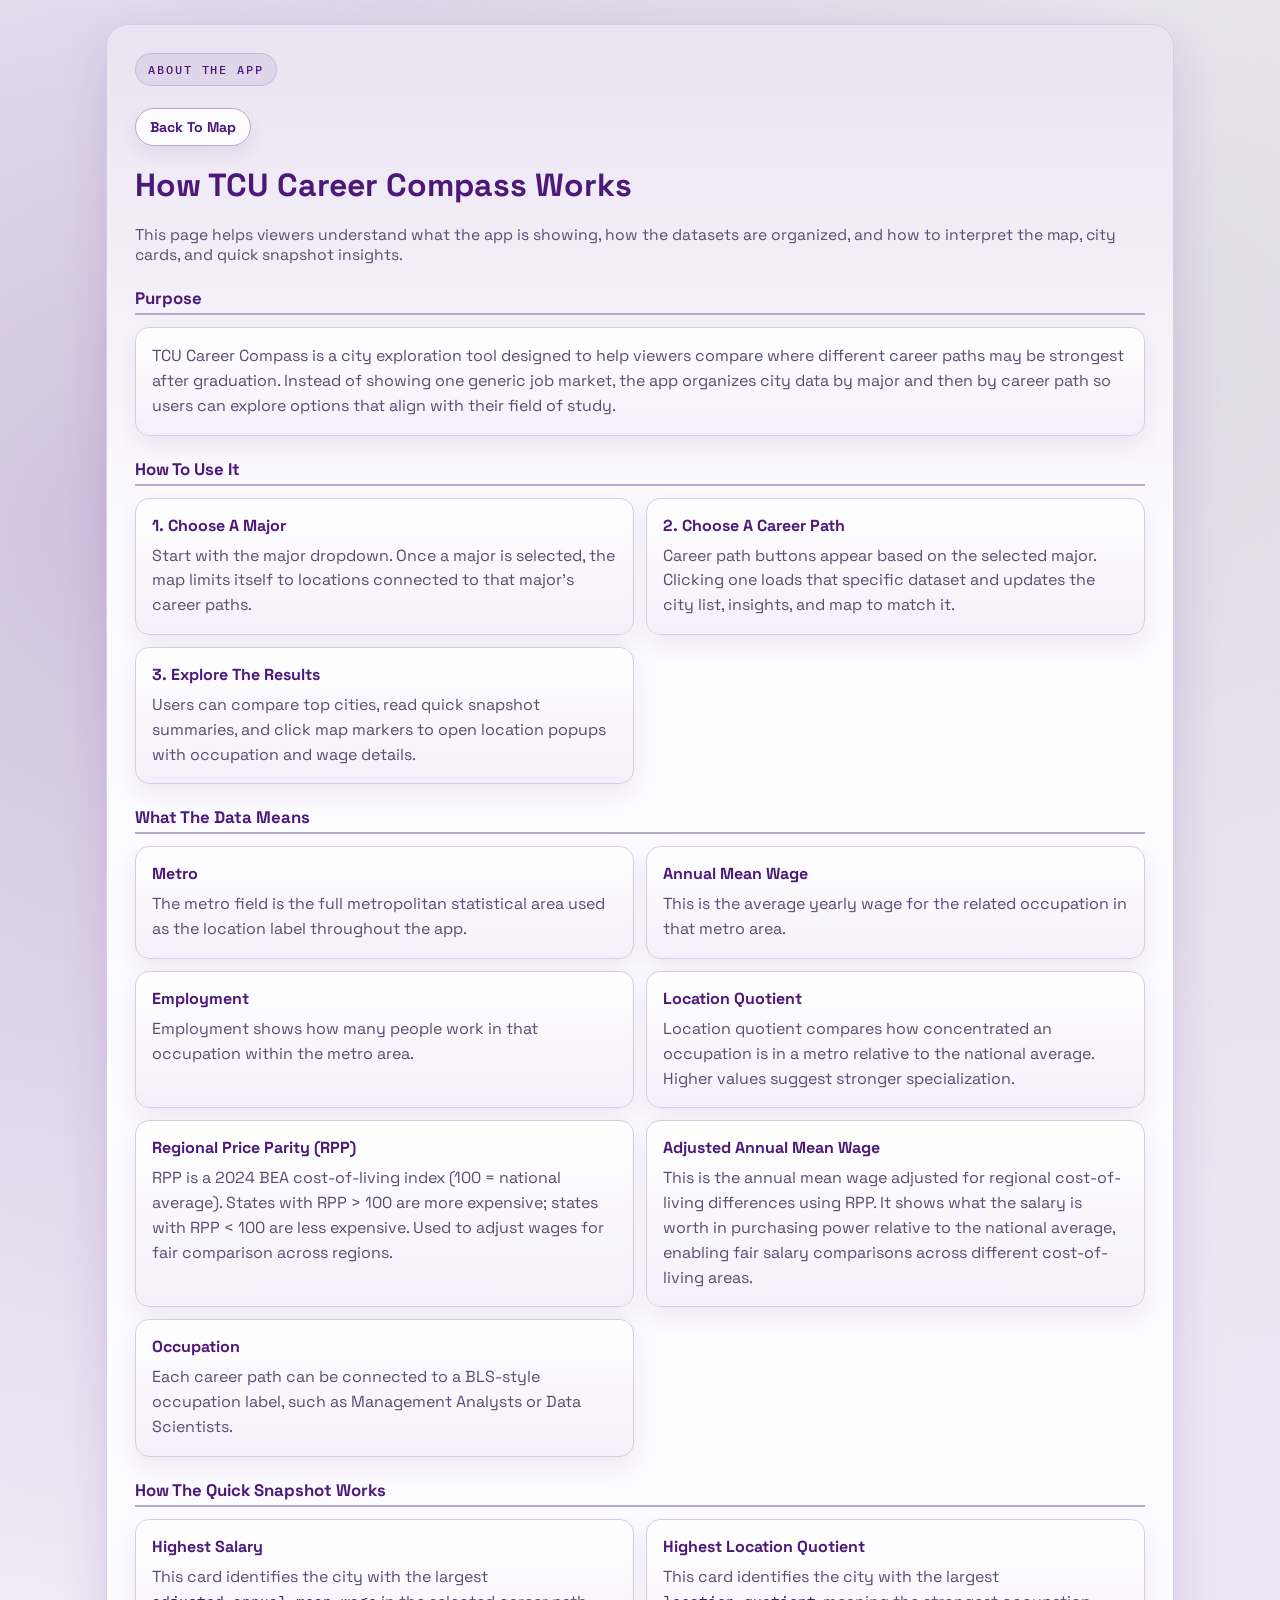
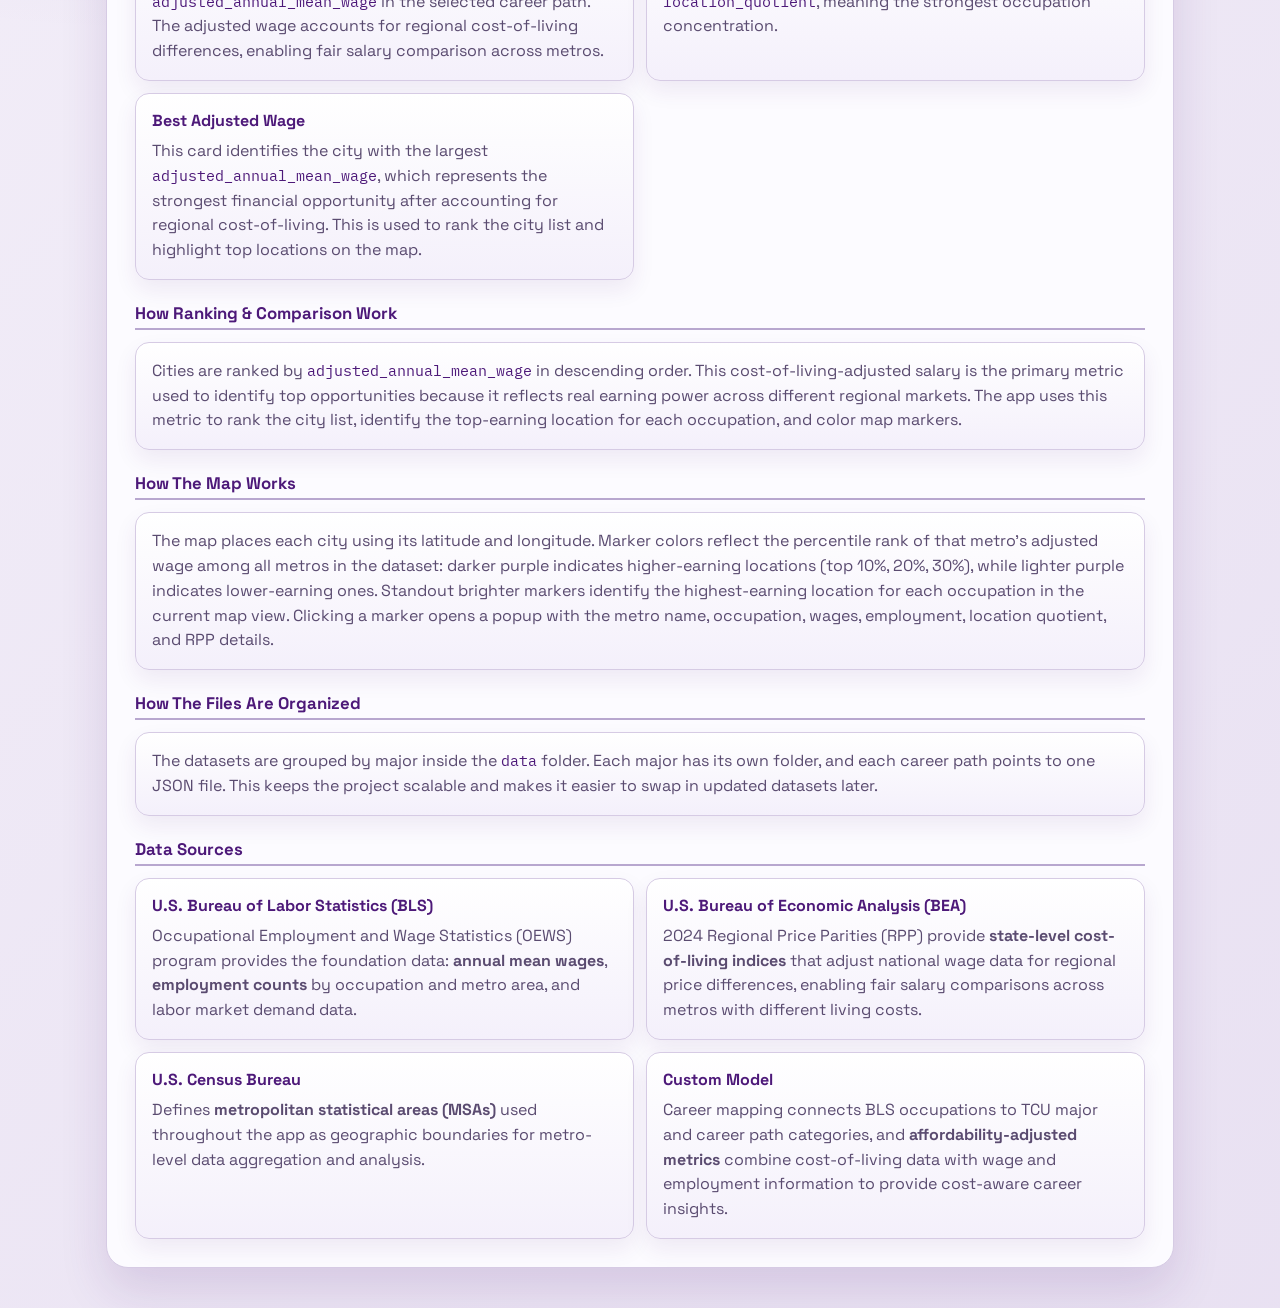
<file: app/about.html>
<!DOCTYPE html>
<html lang="en">
  <head>
    <meta charset="UTF-8" />
    <meta name="viewport" content="width=device-width, initial-scale=1.0" />
    <title>About TCU Career Compass</title>
    <link rel="preconnect" href="https://fonts.googleapis.com" />
    <link rel="preconnect" href="https://fonts.gstatic.com" crossorigin />
    <link
      href="https://fonts.googleapis.com/css2?family=Space+Grotesk:wght@400;500;700&family=IBM+Plex+Mono:wght@400;500&display=swap"
      rel="stylesheet"
    />
    <link rel="stylesheet" href="./style.css" />
  </head>
  <body>
    <main class="about-shell">
      <section class="about-panel">
        <p class="eyebrow">About The App</p>
        <a class="info-link" href="./index.html">Back To Map</a>
        <h1>How TCU Career Compass Works</h1>
        <p class="subtitle">
          This page helps viewers understand what the app is showing, how the datasets are organized,
          and how to interpret the map, city cards, and quick snapshot insights.
        </p>

        <section class="about-section">
          <h2 class="section-title">Purpose</h2>
          <div class="about-card">
            <p>
              TCU Career Compass is a city exploration tool designed to help viewers compare where
              different career paths may be strongest after graduation. Instead of showing one generic
              job market, the app organizes city data by major and then by career path so users can
              explore options that align with their field of study.
            </p>
          </div>
        </section>

        <section class="about-section">
          <h2 class="section-title">How To Use It</h2>
          <div class="about-grid">
            <article class="about-card">
              <h3>1. Choose A Major</h3>
              <p>
                Start with the major dropdown. Once a major is selected, the map limits itself to
                locations connected to that major’s career paths.
              </p>
            </article>
            <article class="about-card">
              <h3>2. Choose A Career Path</h3>
              <p>
                Career path buttons appear based on the selected major. Clicking one loads that
                specific dataset and updates the city list, insights, and map to match it.
              </p>
            </article>
            <article class="about-card">
              <h3>3. Explore The Results</h3>
              <p>
                Users can compare top cities, read quick snapshot summaries, and click map markers
                to open location popups with occupation and wage details.
              </p>
            </article>
          </div>
        </section>

        <section class="about-section">
          <h2 class="section-title">What The Data Means</h2>
          <div class="about-grid">
            <article class="about-card">
              <h3>Metro</h3>
              <p>
                The metro field is the full metropolitan statistical area used as the location label
                throughout the app.
              </p>
            </article>
            <article class="about-card">
              <h3>Annual Mean Wage</h3>
              <p>
                This is the average yearly wage for the related occupation in that metro area.
              </p>
            </article>
            <article class="about-card">
              <h3>Employment</h3>
              <p>
                Employment shows how many people work in that occupation within the metro area.
              </p>
            </article>
            <article class="about-card">
              <h3>Location Quotient</h3>
              <p>
                Location quotient compares how concentrated an occupation is in a metro relative to
                the national average. Higher values suggest stronger specialization.
              </p>
            </article>
            <article class="about-card">
              <h3>Regional Price Parity (RPP)</h3>
              <p>
                RPP is a 2024 BEA cost-of-living index (100 = national average). States with RPP > 100
                are more expensive; states with RPP < 100 are less expensive. Used to adjust wages for
                fair comparison across regions.
              </p>
            </article>
            <article class="about-card">
              <h3>Adjusted Annual Mean Wage</h3>
              <p>
                This is the annual mean wage adjusted for regional cost-of-living differences using RPP.
                It shows what the salary is worth in purchasing power relative to the national average,
                enabling fair salary comparisons across different cost-of-living areas.
              </p>
            </article>
            <article class="about-card">
              <h3>Occupation</h3>
              <p>
                Each career path can be connected to a BLS-style occupation label, such as
                Management Analysts or Data Scientists.
              </p>
            </article>
          </div>
        </section>

        <section class="about-section">
          <h2 class="section-title">How The Quick Snapshot Works</h2>
          <div class="about-grid">
            <article class="about-card">
              <h3>Highest Salary</h3>
              <p>
                This card identifies the city with the largest <code>adjusted_annual_mean_wage</code> in
                the selected career path. The adjusted wage accounts for regional cost-of-living
                differences, enabling fair salary comparison across metros.
              </p>
            </article>
            <article class="about-card">
              <h3>Highest Location Quotient</h3>
              <p>
                This card identifies the city with the largest <code>location_quotient</code>,
                meaning the strongest occupation concentration.
              </p>
            </article>
            <article class="about-card">
              <h3>Best Adjusted Wage</h3>
              <p>
                This card identifies the city with the largest <code>adjusted_annual_mean_wage</code>, which
                represents the strongest financial opportunity after accounting for regional cost-of-living.
                This is used to rank the city list and highlight top locations on the map.
              </p>
            </article>
          </div>
        </section>

        <section class="about-section">
          <h2 class="section-title">How Ranking & Comparison Work</h2>
          <div class="about-card">
            <p>
              Cities are ranked by <code>adjusted_annual_mean_wage</code> in descending order. This
              cost-of-living-adjusted salary is the primary metric used to identify top opportunities
              because it reflects real earning power across different regional markets. The app uses this
              metric to rank the city list, identify the top-earning location for each occupation, and
              color map markers.
            </p>
          </div>
        </section>

        <section class="about-section">
          <h2 class="section-title">How The Map Works</h2>
          <div class="about-card">
            <p>
              The map places each city using its latitude and longitude. Marker colors reflect the
              percentile rank of that metro's adjusted wage among all metros in the dataset:
              darker purple indicates higher-earning locations (top 10%, 20%, 30%), while lighter
              purple indicates lower-earning ones. Standout brighter markers identify the highest-earning
              location for each occupation in the current map view. Clicking a marker opens a popup with
              the metro name, occupation, wages, employment, location quotient, and RPP details.
            </p>
          </div>
        </section>

        <section class="about-section">
          <h2 class="section-title">How The Files Are Organized</h2>
          <div class="about-card">
            <p>
              The datasets are grouped by major inside the <code>data</code> folder. Each major has
              its own folder, and each career path points to one JSON file. This keeps the project
              scalable and makes it easier to swap in updated datasets later.
            </p>
          </div>
        </section>

        <section class="about-section">
          <h2 class="section-title">Data Sources</h2>
          <div class="about-grid">
            <article class="about-card">
              <h3>U.S. Bureau of Labor Statistics (BLS)</h3>
              <p>
                Occupational Employment and Wage Statistics (OEWS) program provides the foundation data:
                <strong>annual mean wages</strong>, <strong>employment counts</strong> by occupation and
                metro area, and labor market demand data.
              </p>
            </article>
            <article class="about-card">
              <h3>U.S. Bureau of Economic Analysis (BEA)</h3>
              <p>
                2024 Regional Price Parities (RPP) provide <strong>state-level cost-of-living indices</strong>
                that adjust national wage data for regional price differences, enabling fair salary comparisons
                across metros with different living costs.
              </p>
            </article>
            <article class="about-card">
              <h3>U.S. Census Bureau</h3>
              <p>
                Defines <strong>metropolitan statistical areas (MSAs)</strong> used throughout the app as
                geographic boundaries for metro-level data aggregation and analysis.
              </p>
            </article>
            <article class="about-card">
              <h3>Custom Model</h3>
              <p>
                Career mapping connects BLS occupations to TCU major and career path categories, and
                <strong>affordability-adjusted metrics</strong> combine cost-of-living data with wage and
                employment information to provide cost-aware career insights.
              </p>
            </article>
          </div>
        </section>
      </section>
    </main>
  </body>
</html>
</file>
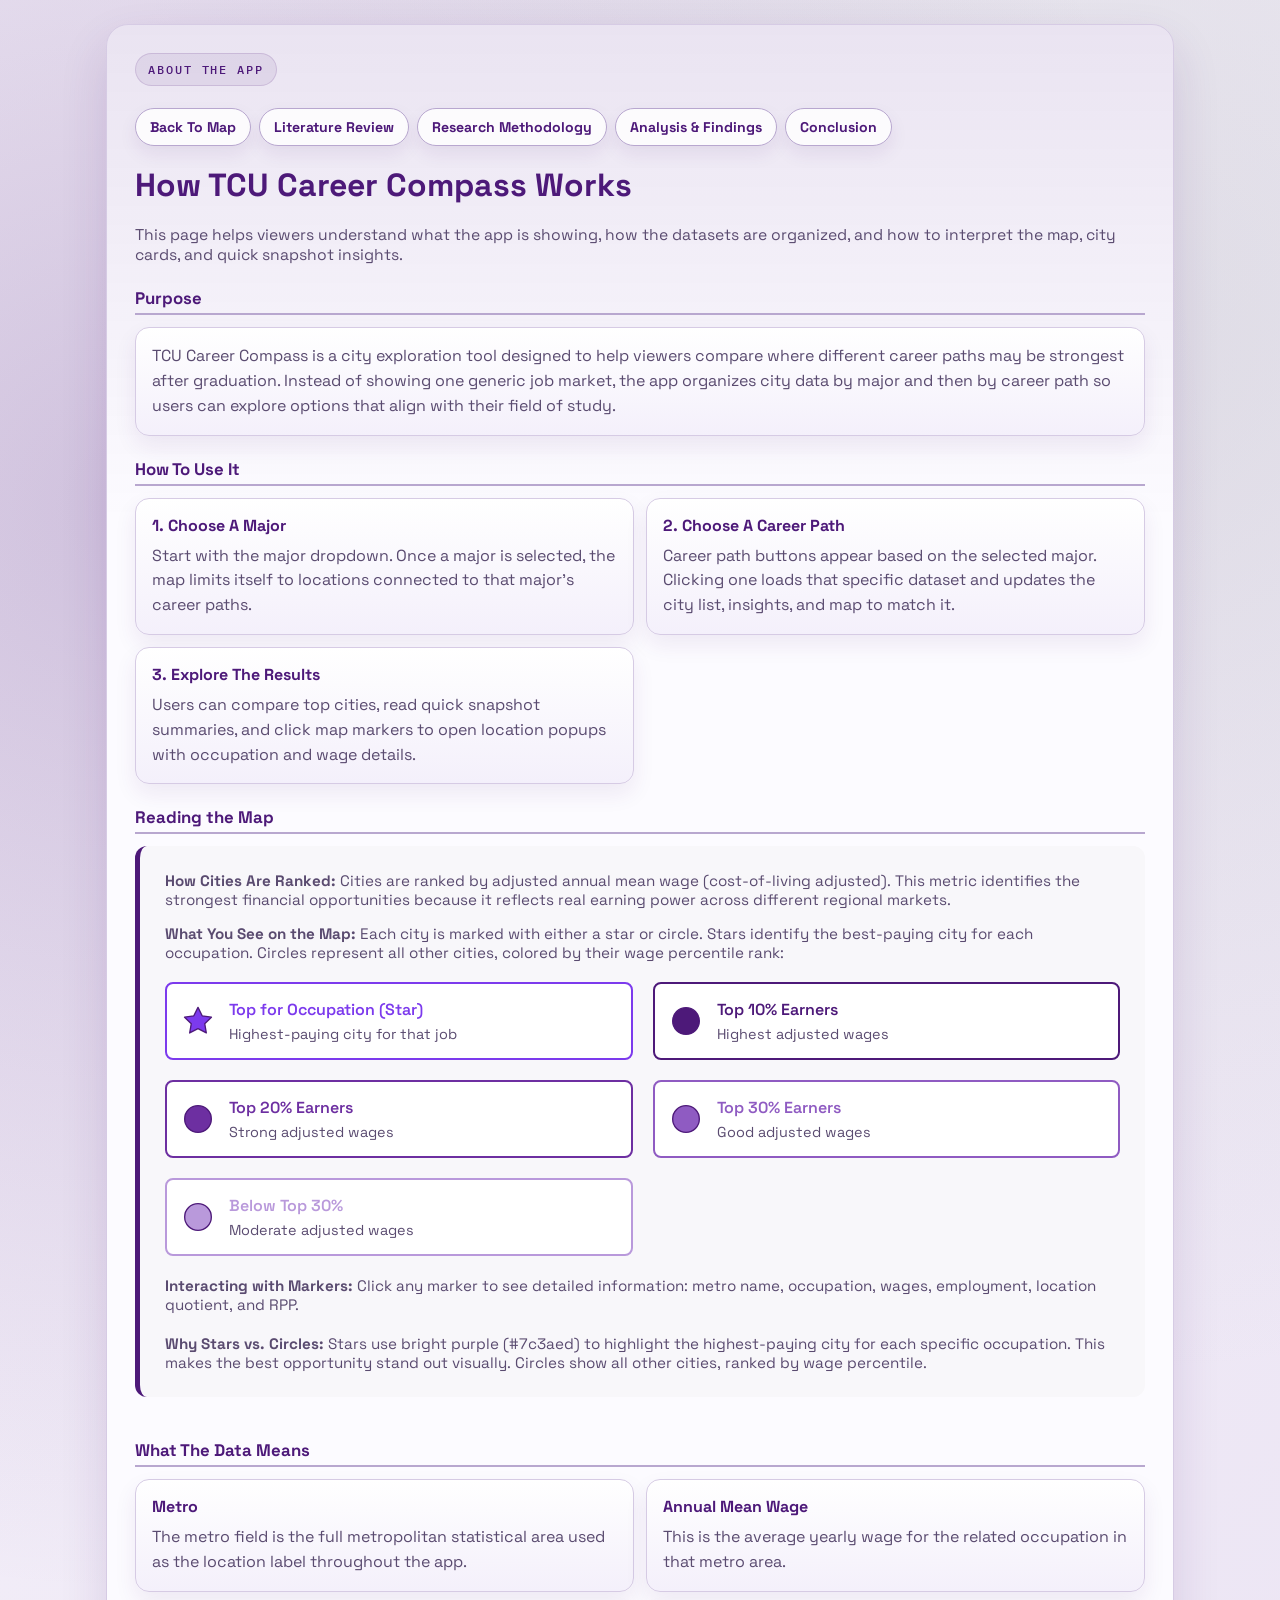
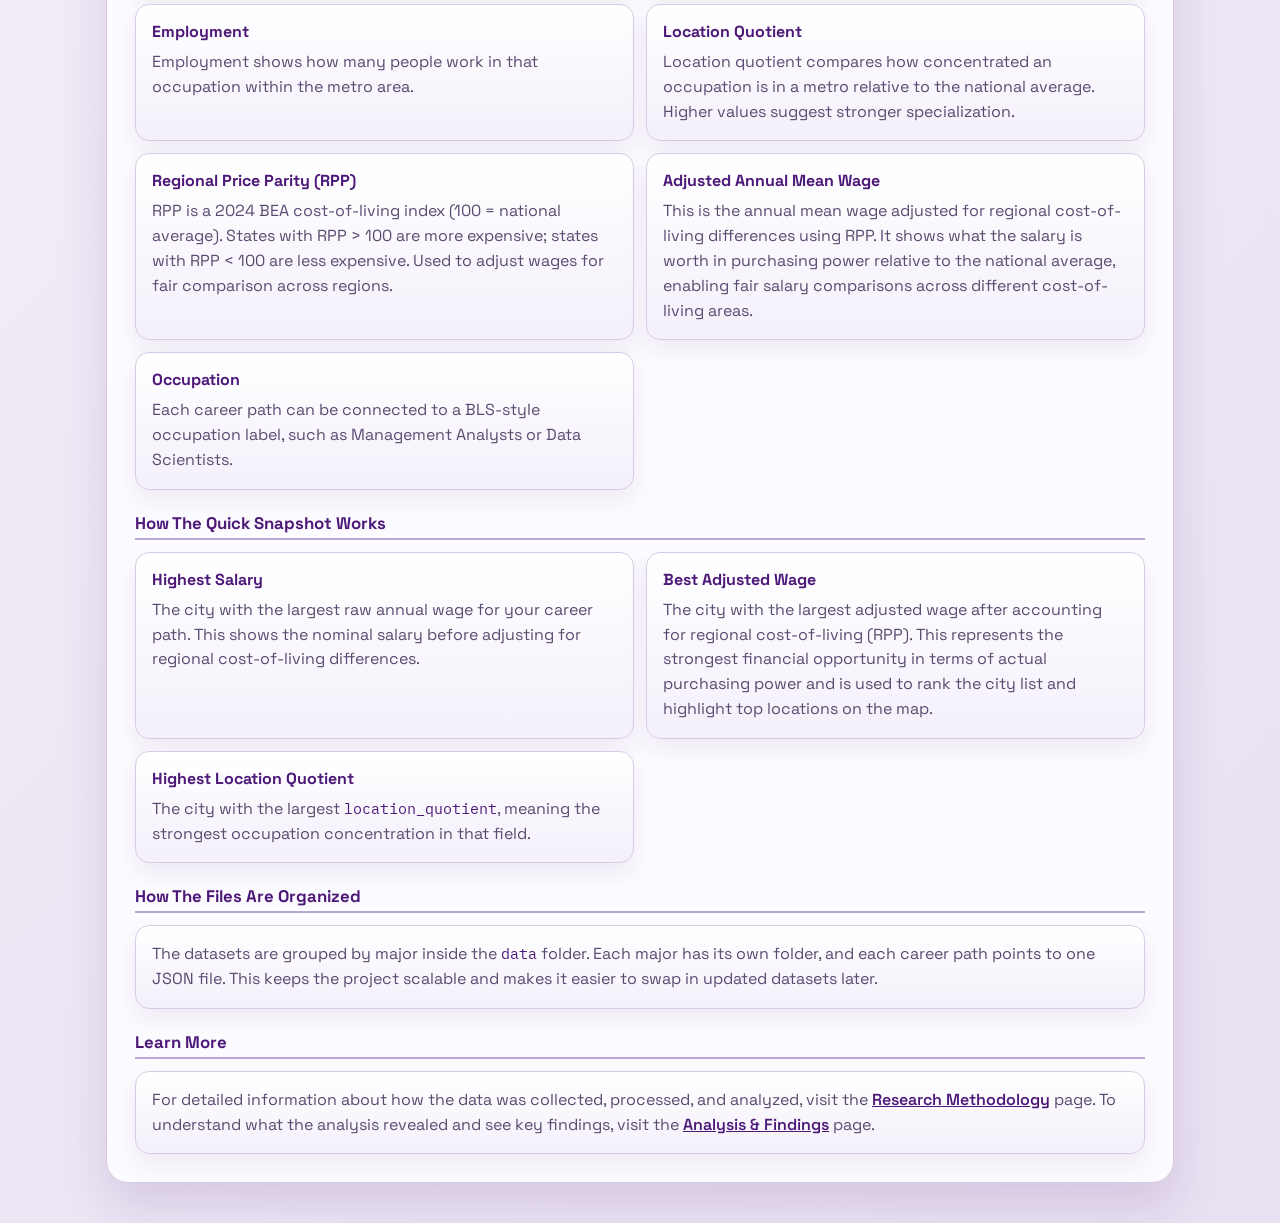
<file: docs/about.html>
<!DOCTYPE html>
<html lang="en">
  <head>
    <meta charset="UTF-8" />
    <meta name="viewport" content="width=device-width, initial-scale=1.0" />
    <title>About TCU Career Compass</title>
    <link rel="preconnect" href="https://fonts.googleapis.com" />
    <link rel="preconnect" href="https://fonts.gstatic.com" crossorigin />
    <link
      href="https://fonts.googleapis.com/css2?family=Space+Grotesk:wght@400;500;700&family=IBM+Plex+Mono:wght@400;500&display=swap"
      rel="stylesheet"
    />
    <link rel="stylesheet" href="./style.css" />
  </head>
  <body>
    <main class="about-shell">
      <section class="about-panel">
        <p class="eyebrow">About The App</p>
        <div style="display: flex; gap: 8px; flex-wrap: wrap;">
          <a class="info-link" href="./index.html">Back To Map</a>
          <a class="info-link" href="./literature.html">Literature Review</a>
          <a class="info-link" href="./method.html">Research Methodology</a>
          <a class="info-link" href="./findings.html">Analysis & Findings</a>
          <a class="info-link" href="./conclusion.html">Conclusion</a>
        </div>
        <h1>How TCU Career Compass Works</h1>
        <p class="subtitle">
          This page helps viewers understand what the app is showing, how the datasets are organized,
          and how to interpret the map, city cards, and quick snapshot insights.
        </p>

        <section class="about-section">
          <h2 class="section-title">Purpose</h2>
          <div class="about-card">
            <p>
              TCU Career Compass is a city exploration tool designed to help viewers compare where
              different career paths may be strongest after graduation. Instead of showing one generic
              job market, the app organizes city data by major and then by career path so users can
              explore options that align with their field of study.
            </p>
          </div>
        </section>

        <section class="about-section">
          <h2 class="section-title">How To Use It</h2>
          <div class="about-grid">
            <article class="about-card">
              <h3>1. Choose A Major</h3>
              <p>
                Start with the major dropdown. Once a major is selected, the map limits itself to
                locations connected to that major’s career paths.
              </p>
            </article>
            <article class="about-card">
              <h3>2. Choose A Career Path</h3>
              <p>
                Career path buttons appear based on the selected major. Clicking one loads that
                specific dataset and updates the city list, insights, and map to match it.
              </p>
            </article>
            <article class="about-card">
              <h3>3. Explore The Results</h3>
              <p>
                Users can compare top cities, read quick snapshot summaries, and click map markers
                to open location popups with occupation and wage details.
              </p>
            </article>
          </div>
        </section>

        <section class="about-section">
          <h2 class="section-title">Reading the Map</h2>
          <div style="background: #f8f7fa; padding: 25px; border-radius: 12px; border-left: 5px solid #4d1979; margin-bottom: 20px;">
            <p style="margin: 0 0 15px 0; color: #5a4b70; font-size: 0.95rem;">
              <strong>How Cities Are Ranked:</strong> Cities are ranked by adjusted annual mean wage (cost-of-living adjusted). This metric identifies the strongest financial opportunities because it reflects real earning power across different regional markets.
            </p>
            <p style="margin: 0 0 20px 0; color: #5a4b70; font-size: 0.95rem;">
              <strong>What You See on the Map:</strong> Each city is marked with either a star or circle. Stars identify the best-paying city for each occupation. Circles represent all other cities, colored by their wage percentile rank:
            </p>
            <div style="display: grid; grid-template-columns: repeat(2, 1fr); gap: 20px;">
              <div style="display: flex; align-items: center; gap: 15px; padding: 15px; background: white; border-radius: 8px; border: 2px solid #7c3aed;">
                <svg width="32" height="32" viewBox="0 0 24 24" style="flex-shrink: 0;">
                  <path d="M12 1.8l3.12 6.31 6.96 1.01-5.04 4.91 1.19 6.93L12 17.67 5.77 20.96l1.19-6.93L1.92 9.12l6.96-1.01L12 1.8z" fill="#7c3aed" stroke="#4d1979" stroke-width="1" stroke-linejoin="round" />
                </svg>
                <div>
                  <p style="margin: 0; font-weight: 600; color: #7c3aed;">Top for Occupation (Star)</p>
                  <p style="margin: 5px 0 0 0; font-size: 0.9rem; color: #5a4b70;">Highest-paying city for that job</p>
                </div>
              </div>
              <div style="display: flex; align-items: center; gap: 15px; padding: 15px; background: white; border-radius: 8px; border: 2px solid #4d1979;">
                <svg width="32" height="32" viewBox="0 0 24 24" style="flex-shrink: 0;">
                  <circle cx="12" cy="12" r="10" fill="#4d1979" stroke="#4d1979" stroke-width="1" />
                </svg>
                <div>
                  <p style="margin: 0; font-weight: 600; color: #4d1979;">Top 10% Earners</p>
                  <p style="margin: 5px 0 0 0; font-size: 0.9rem; color: #5a4b70;">Highest adjusted wages</p>
                </div>
              </div>
              <div style="display: flex; align-items: center; gap: 15px; padding: 15px; background: white; border-radius: 8px; border: 2px solid #6d2fa1;">
                <svg width="32" height="32" viewBox="0 0 24 24" style="flex-shrink: 0;">
                  <circle cx="12" cy="12" r="10" fill="#6d2fa1" stroke="#4d1979" stroke-width="1" />
                </svg>
                <div>
                  <p style="margin: 0; font-weight: 600; color: #6d2fa1;">Top 20% Earners</p>
                  <p style="margin: 5px 0 0 0; font-size: 0.9rem; color: #5a4b70;">Strong adjusted wages</p>
                </div>
              </div>
              <div style="display: flex; align-items: center; gap: 15px; padding: 15px; background: white; border-radius: 8px; border: 2px solid #8f5bc2;">
                <svg width="32" height="32" viewBox="0 0 24 24" style="flex-shrink: 0;">
                  <circle cx="12" cy="12" r="10" fill="#8f5bc2" stroke="#4d1979" stroke-width="1" />
                </svg>
                <div>
                  <p style="margin: 0; font-weight: 600; color: #8f5bc2;">Top 30% Earners</p>
                  <p style="margin: 5px 0 0 0; font-size: 0.9rem; color: #5a4b70;">Good adjusted wages</p>
                </div>
              </div>
              <div style="display: flex; align-items: center; gap: 15px; padding: 15px; background: white; border-radius: 8px; border: 2px solid #b999db;">
                <svg width="32" height="32" viewBox="0 0 24 24" style="flex-shrink: 0;">
                  <circle cx="12" cy="12" r="10" fill="#b999db" stroke="#4d1979" stroke-width="1" />
                </svg>
                <div>
                  <p style="margin: 0; font-weight: 600; color: #b999db;">Below Top 30%</p>
                  <p style="margin: 5px 0 0 0; font-size: 0.9rem; color: #5a4b70;">Moderate adjusted wages</p>
                </div>
              </div>
            </div>
            <p style="margin: 20px 0 0 0; color: #5a4b70; font-size: 0.95rem;">
              <strong>Interacting with Markers:</strong> Click any marker to see detailed information: metro name, occupation, wages, employment, location quotient, and RPP.
            </p>
            <p style="margin: 20px 0 0 0; color: #5a4b70; font-size: 0.95rem;">
              <strong>Why Stars vs. Circles:</strong> Stars use bright purple (#7c3aed) to highlight the highest-paying city for each specific occupation. This makes the best opportunity stand out visually. Circles show all other cities, ranked by wage percentile.
            </p>
          </div>
        </section>

        <section class="about-section">
          <h2 class="section-title">What The Data Means</h2>
          <div class="about-grid">
            <article class="about-card">
              <h3>Metro</h3>
              <p>
                The metro field is the full metropolitan statistical area used as the location label
                throughout the app.
              </p>
            </article>
            <article class="about-card">
              <h3>Annual Mean Wage</h3>
              <p>
                This is the average yearly wage for the related occupation in that metro area.
              </p>
            </article>
            <article class="about-card">
              <h3>Employment</h3>
              <p>
                Employment shows how many people work in that occupation within the metro area.
              </p>
            </article>
            <article class="about-card">
              <h3>Location Quotient</h3>
              <p>
                Location quotient compares how concentrated an occupation is in a metro relative to
                the national average. Higher values suggest stronger specialization.
              </p>
            </article>
            <article class="about-card">
              <h3>Regional Price Parity (RPP)</h3>
              <p>
                RPP is a 2024 BEA cost-of-living index (100 = national average). States with RPP > 100
                are more expensive; states with RPP < 100 are less expensive. Used to adjust wages for
                fair comparison across regions.
              </p>
            </article>
            <article class="about-card">
              <h3>Adjusted Annual Mean Wage</h3>
              <p>
                This is the annual mean wage adjusted for regional cost-of-living differences using RPP.
                It shows what the salary is worth in purchasing power relative to the national average,
                enabling fair salary comparisons across different cost-of-living areas.
              </p>
            </article>
            <article class="about-card">
              <h3>Occupation</h3>
              <p>
                Each career path can be connected to a BLS-style occupation label, such as
                Management Analysts or Data Scientists.
              </p>
            </article>
          </div>
        </section>

        <section class="about-section">
          <h2 class="section-title">How The Quick Snapshot Works</h2>
          <div class="about-grid">
            <article class="about-card">
              <h3>Highest Salary</h3>
              <p>
                The city with the largest raw annual wage for your career path. This shows the nominal salary before adjusting for regional cost-of-living differences.
              </p>
            </article>
            <article class="about-card">
              <h3>Best Adjusted Wage</h3>
              <p>
                The city with the largest adjusted wage after accounting for regional cost-of-living (RPP). This represents the strongest financial opportunity in terms of actual purchasing power and is used to rank the city list and highlight top locations on the map.
              </p>
            </article>
            <article class="about-card">
              <h3>Highest Location Quotient</h3>
              <p>
                The city with the largest <code>location_quotient</code>,
                meaning the strongest occupation concentration in that field.
              </p>
            </article>
          </div>
        </section>

        <section class="about-section">
          <h2 class="section-title">How The Files Are Organized</h2>
          <div class="about-card">
            <p>
              The datasets are grouped by major inside the <code>data</code> folder. Each major has
              its own folder, and each career path points to one JSON file. This keeps the project
              scalable and makes it easier to swap in updated datasets later.
            </p>
          </div>
        </section>

        <section class="about-section">
          <h2 class="section-title">Learn More</h2>
          <div class="about-card">
            <p>
              For detailed information about how the data was collected, processed, and analyzed, visit the
              <a href="./method.html" style="color: var(--accent); text-decoration: underline; font-weight: 600;">Research Methodology</a> page.
              To understand what the analysis revealed and see key findings, visit the
              <a href="./findings.html" style="color: var(--accent); text-decoration: underline; font-weight: 600;">Analysis & Findings</a> page.
            </p>
          </div>
        </section>
      </section>
    </main>
  </body>
</html>
</file>
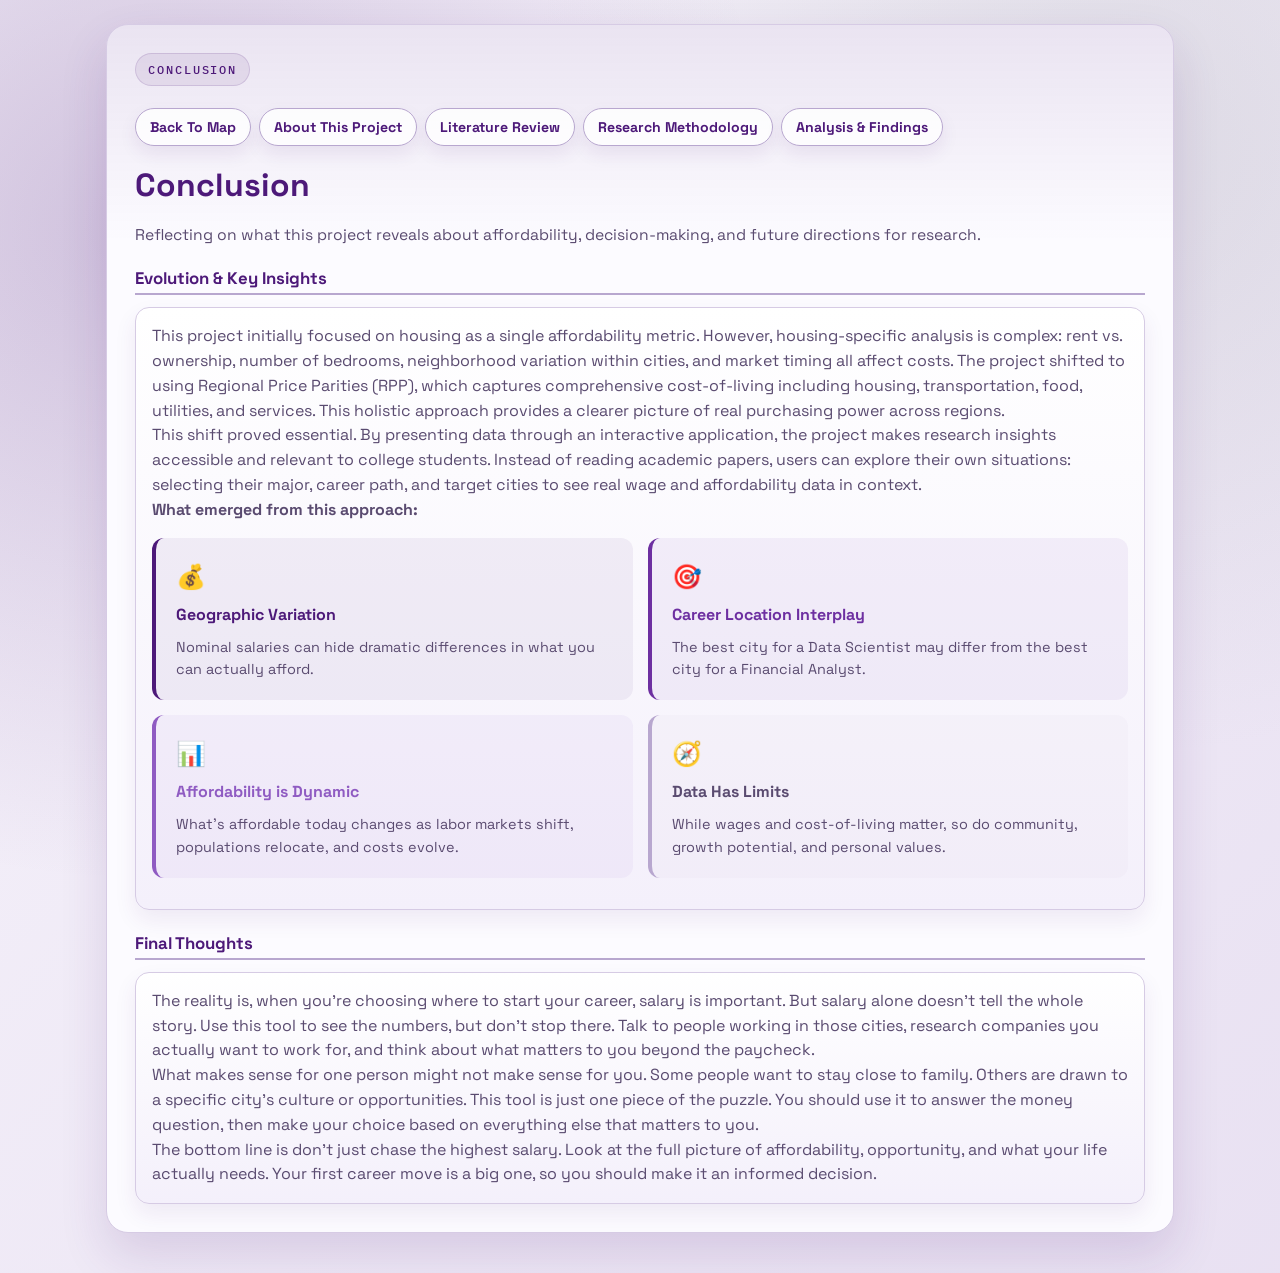
<file: docs/conclusion.html>
<!DOCTYPE html>
<html lang="en">
  <head>
    <meta charset="UTF-8" />
    <meta name="viewport" content="width=device-width, initial-scale=1.0" />
    <title>Conclusion - TCU Career Compass</title>
    <link rel="preconnect" href="https://fonts.googleapis.com" />
    <link rel="preconnect" href="https://fonts.gstatic.com" crossorigin />
    <link
      href="https://fonts.googleapis.com/css2?family=Space+Grotesk:wght@400;500;700&family=IBM+Plex+Mono:wght@400;500&display=swap"
      rel="stylesheet"
    />
    <link rel="stylesheet" href="./style.css" />
  </head>
  <body>
    <main class="about-shell">
      <section class="about-panel">
        <p class="eyebrow">Conclusion</p>
        <div style="display: flex; gap: 8px; flex-wrap: wrap;">
          <a class="info-link" href="./index.html">Back To Map</a>
          <a class="info-link" href="./about.html">About This Project</a>
          <a class="info-link" href="./literature.html">Literature Review</a>
          <a class="info-link" href="./method.html">Research Methodology</a>
          <a class="info-link" href="./findings.html">Analysis & Findings</a>
        </div>
        <h1>Conclusion</h1>
        <p class="subtitle">
          Reflecting on what this project reveals about affordability, decision-making, and future directions for research.
        </p>

        <section class="about-section">
          <h2 class="section-title">Evolution & Key Insights</h2>
          <div class="about-card">
            <p>
              This project initially focused on housing as a single affordability metric. However, housing-specific analysis is complex: rent vs. ownership, number of bedrooms, neighborhood variation within cities, and market timing all affect costs. The project shifted to using Regional Price Parities (RPP), which captures comprehensive cost-of-living including housing, transportation, food, utilities, and services. This holistic approach provides a clearer picture of real purchasing power across regions.
            </p>
            <p>
              This shift proved essential. By presenting data through an interactive application, the project makes research insights accessible and relevant to college students. Instead of reading academic papers, users can explore their own situations: selecting their major, career path, and target cities to see real wage and affordability data in context.
            </p>
            <p>
              <strong>What emerged from this approach:</strong>
            </p>
            <div style="display: grid; grid-template-columns: repeat(2, 1fr); gap: 15px; margin: 15px 0;">
              <div style="padding: 20px; background: rgba(77, 25, 121, 0.06); border-radius: 12px; border-left: 4px solid #4d1979;">
                <p style="font-size: 1.5rem; margin: 0 0 8px 0;">💰</p>
                <p style="margin: 0; font-weight: 600; color: #4d1979;"><strong>Geographic Variation</strong></p>
                <p style="margin: 8px 0 0 0; font-size: 0.9rem; color: #5a4b70;">Nominal salaries can hide dramatic differences in what you can actually afford.</p>
              </div>
              <div style="padding: 20px; background: rgba(109, 47, 161, 0.06); border-radius: 12px; border-left: 4px solid #6d2fa1;">
                <p style="font-size: 1.5rem; margin: 0 0 8px 0;">🎯</p>
                <p style="margin: 0; font-weight: 600; color: #6d2fa1;"><strong>Career Location Interplay</strong></p>
                <p style="margin: 8px 0 0 0; font-size: 0.9rem; color: #5a4b70;">The best city for a Data Scientist may differ from the best city for a Financial Analyst.</p>
              </div>
              <div style="padding: 20px; background: rgba(143, 91, 194, 0.06); border-radius: 12px; border-left: 4px solid #8f5bc2;">
                <p style="font-size: 1.5rem; margin: 0 0 8px 0;">📊</p>
                <p style="margin: 0; font-weight: 600; color: #8f5bc2;"><strong>Affordability is Dynamic</strong></p>
                <p style="margin: 8px 0 0 0; font-size: 0.9rem; color: #5a4b70;">What's affordable today changes as labor markets shift, populations relocate, and costs evolve.</p>
              </div>
              <div style="padding: 20px; background: rgba(185, 167, 207, 0.06); border-radius: 12px; border-left: 4px solid #b8a7cf;">
                <p style="font-size: 1.5rem; margin: 0 0 8px 0;">🧭</p>
                <p style="margin: 0; font-weight: 600; color: #5a4b70;"><strong>Data Has Limits</strong></p>
                <p style="margin: 8px 0 0 0; font-size: 0.9rem; color: #5a4b70;">While wages and cost-of-living matter, so do community, growth potential, and personal values.</p>
              </div>
            </div>
          </div>
        </section>

        <section class="about-section">
          <h2 class="section-title">Final Thoughts</h2>
          <div class="about-card">
            <p>
              The reality is, when you're choosing where to start your career, salary is important. But salary alone doesn't tell the whole story. Use this tool to see the numbers, but don't stop there. Talk to people working in those cities, research companies you actually want to work for, and think about what matters to you beyond the paycheck.
            </p>
            <p>
              What makes sense for one person might not make sense for you. Some people want to stay close to family. Others are drawn to a specific city's culture or opportunities. This tool is just one piece of the puzzle. You should use it to answer the money question, then make your choice based on everything else that matters to you.
            </p>
            <p>
              The bottom line is  don't just chase the highest salary. Look at the full picture of affordability, opportunity, and what your life actually needs. Your first career move is a big one, so you should make it an informed decision.
            </p>
          </div>
        </section>

      </section>
    </main>
  </body>
</html>
</file>
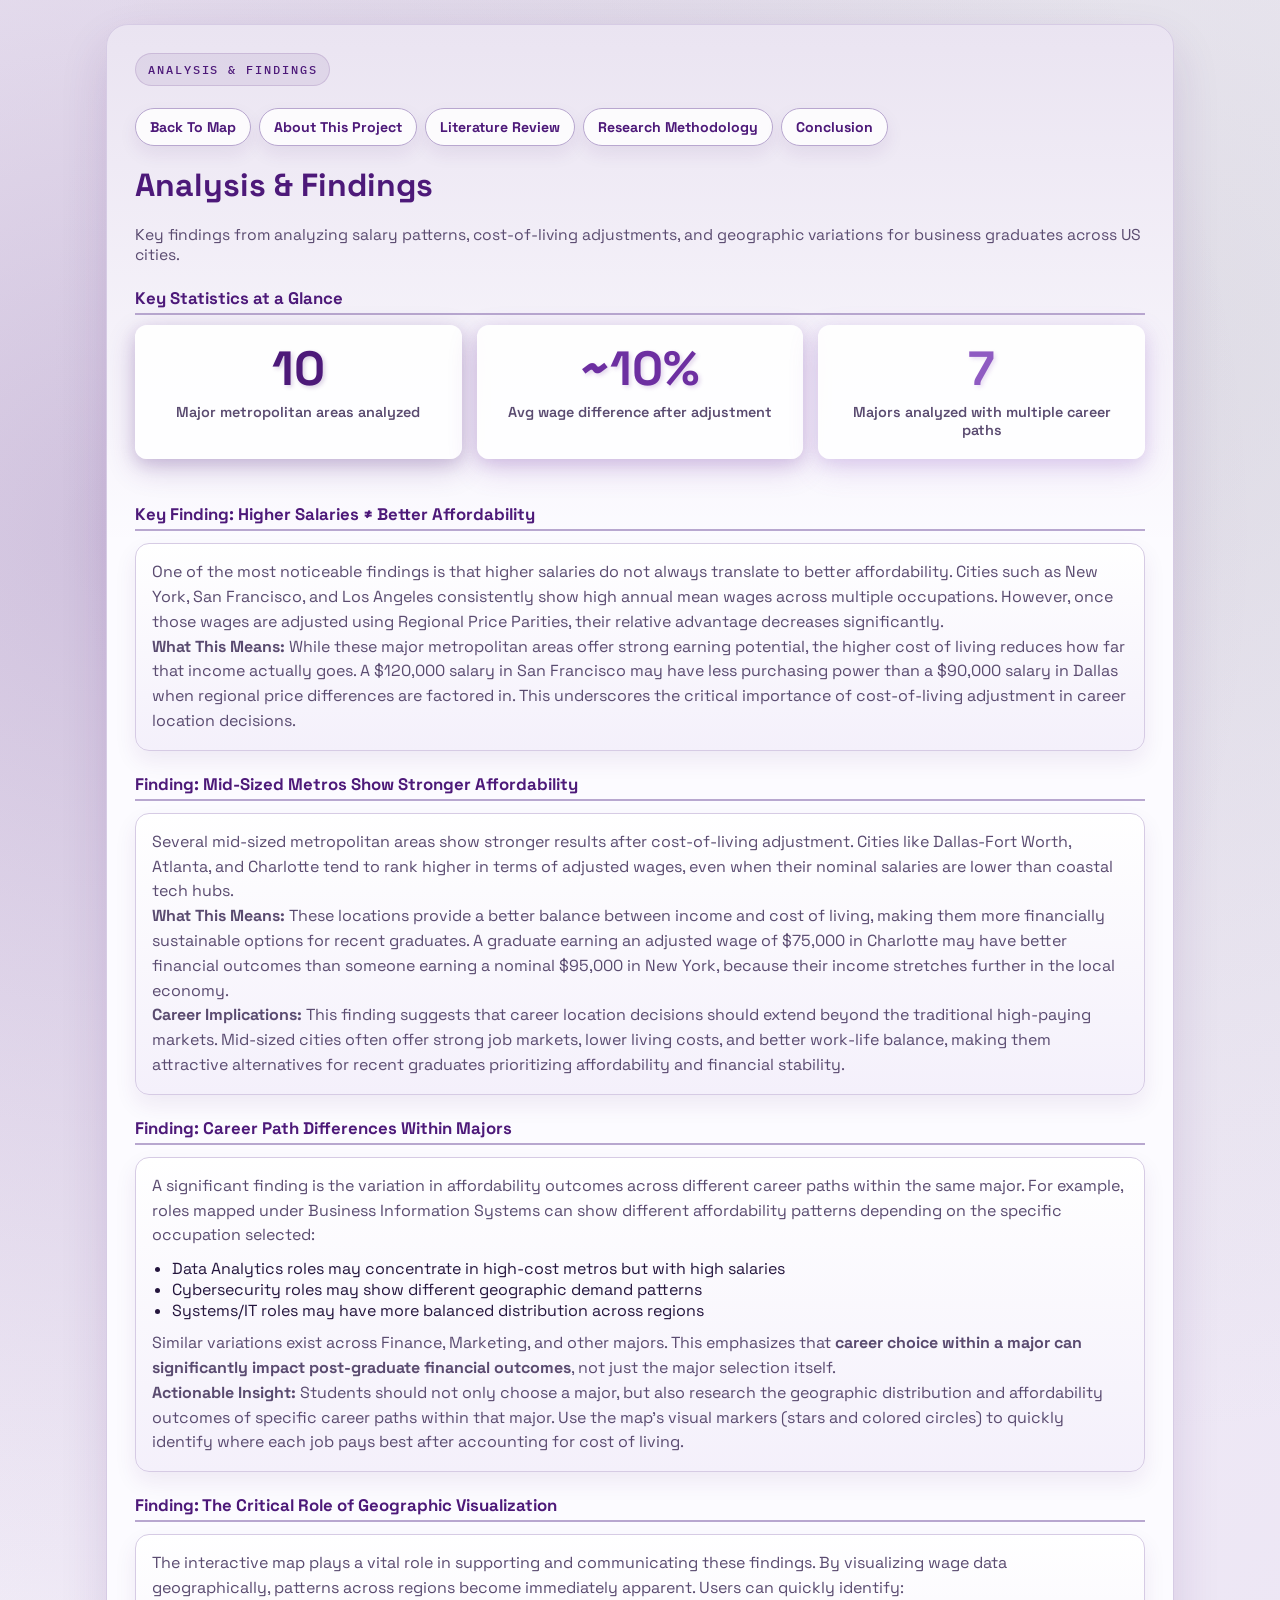
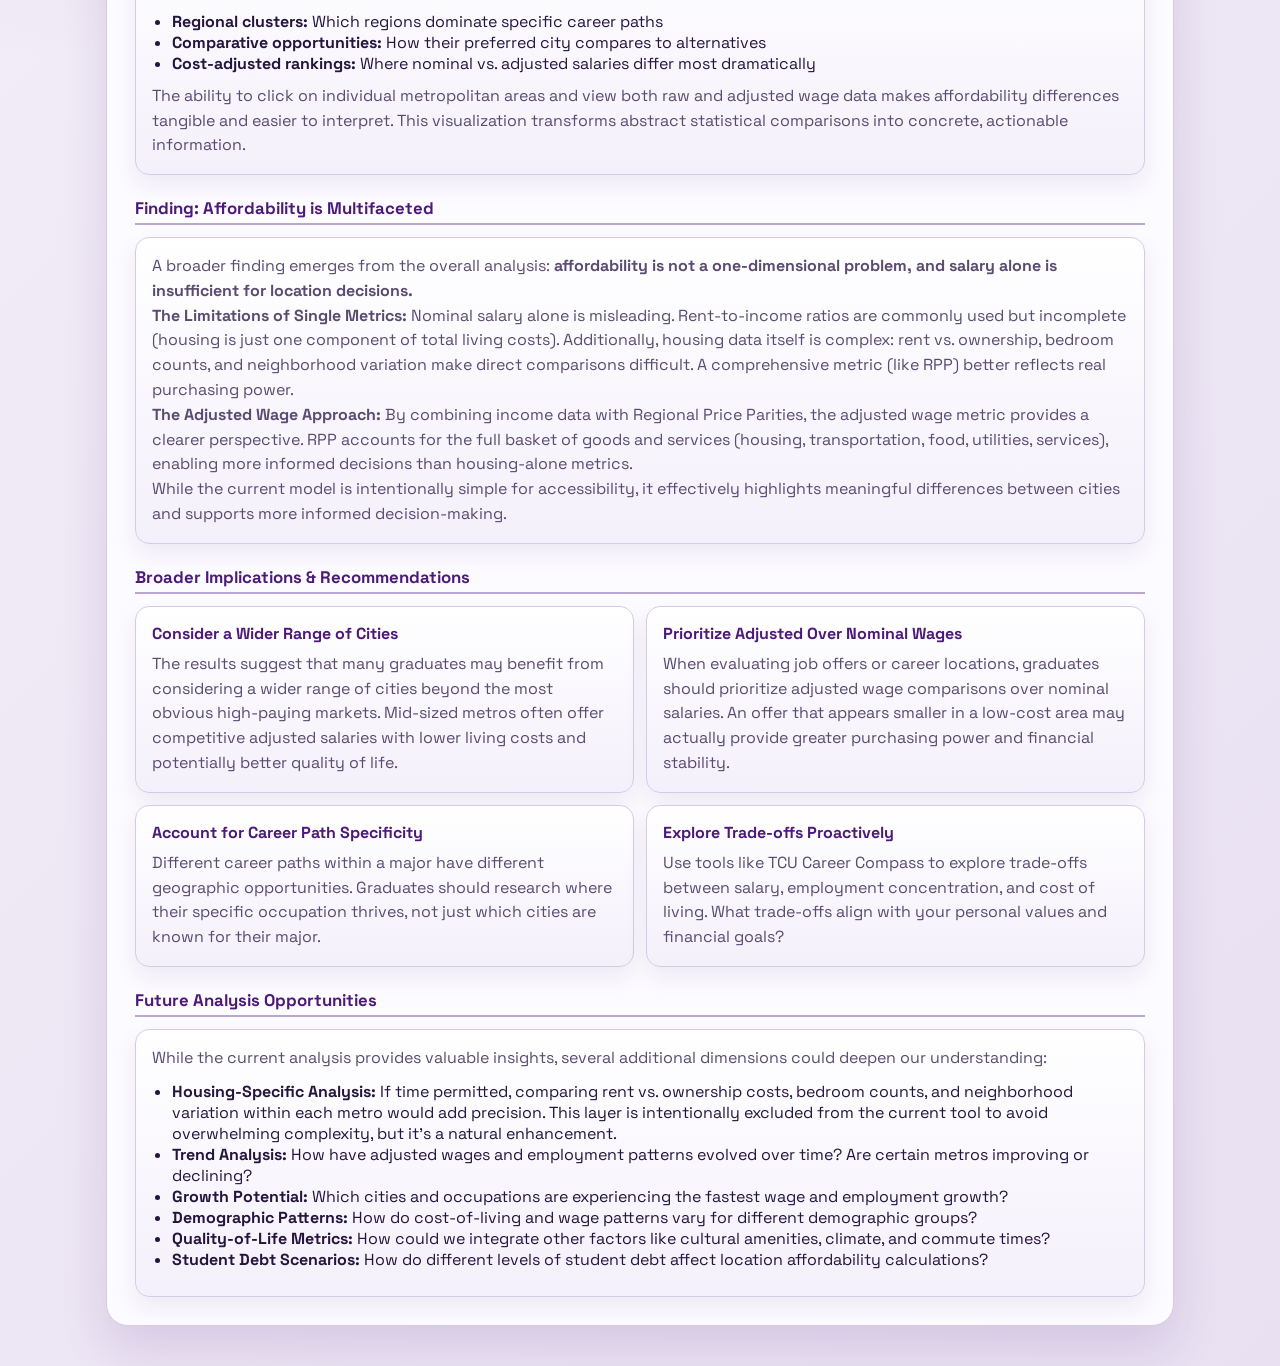
<file: docs/findings.html>
<!DOCTYPE html>
<html lang="en">
  <head>
    <meta charset="UTF-8" />
    <meta name="viewport" content="width=device-width, initial-scale=1.0" />
    <title>Analysis & Findings - TCU Career Compass</title>
    <link rel="preconnect" href="https://fonts.googleapis.com" />
    <link rel="preconnect" href="https://fonts.gstatic.com" crossorigin />
    <link
      href="https://fonts.googleapis.com/css2?family=Space+Grotesk:wght@400;500;700&family=IBM+Plex+Mono:wght@400;500&display=swap"
      rel="stylesheet"
    />
    <link rel="stylesheet" href="./style.css" />
  </head>
  <body>
    <main class="about-shell">
      <section class="about-panel">
        <p class="eyebrow">Analysis & Findings</p>
        <div style="display: flex; gap: 8px; flex-wrap: wrap;">
          <a class="info-link" href="./index.html">Back To Map</a>
          <a class="info-link" href="./about.html">About This Project</a>
          <a class="info-link" href="./literature.html">Literature Review</a>
          <a class="info-link" href="./method.html">Research Methodology</a>
          <a class="info-link" href="./conclusion.html">Conclusion</a>
        </div>
        <h1>Analysis & Findings</h1>
        <p class="subtitle">
          Key findings from analyzing salary patterns, cost-of-living adjustments, and geographic variations for business graduates across US cities.
        </p>

        <section class="about-section">
          <h2 class="section-title">Key Statistics at a Glance</h2>
          <div style="display: grid; grid-template-columns: repeat(3, 1fr); gap: 15px; margin-bottom: 20px;">
            <div style="padding: 20px; background: rgba(255,255,255, 0.9); border-radius: 12px; box-shadow: 0 10px 30px rgba(77, 25, 121, 0.2), 0 5px 15px rgba(77, 25, 121, 0.15); text-align: center; transform: translateY(-2px);">
              <p style="font-size: 3rem; font-weight: 900; color: #4d1979; margin: 0; line-height: 1; text-shadow: 2px 2px 4px rgba(77, 25, 121, 0.2);">10</p>
              <p style="font-size: 0.9rem; color: #5a4b70; margin: 10px 0 0 0; font-weight: 600;">Major metropolitan areas analyzed</p>
            </div>
            <div style="padding: 20px; background: rgba(255,255,255, 0.9); border-radius: 12px; box-shadow: 0 10px 30px rgba(109, 47, 161, 0.2), 0 5px 15px rgba(109, 47, 161, 0.15); text-align: center; transform: translateY(-2px);">
              <p style="font-size: 3rem; font-weight: 900; color: #6d2fa1; margin: 0; line-height: 1; text-shadow: 2px 2px 4px rgba(109, 47, 161, 0.2);">~10%</p>
              <p style="font-size: 0.9rem; color: #5a4b70; margin: 10px 0 0 0; font-weight: 600;">Avg wage difference after adjustment</p>
            </div>
            <div style="padding: 20px; background: rgba(255,255,255, 0.9); border-radius: 12px; box-shadow: 0 10px 30px rgba(143, 91, 194, 0.2), 0 5px 15px rgba(143, 91, 194, 0.15); text-align: center; transform: translateY(-2px);">
              <p style="font-size: 3rem; font-weight: 900; color: #8f5bc2; margin: 0; line-height: 1; text-shadow: 2px 2px 4px rgba(143, 91, 194, 0.2);">7</p>
              <p style="font-size: 0.9rem; color: #5a4b70; margin: 10px 0 0 0; font-weight: 600;">Majors analyzed with multiple career paths</p>
            </div>
          </div>
        </section>

        <section class="about-section">
          <h2 class="section-title">Key Finding: Higher Salaries ≠ Better Affordability</h2>
          <div class="about-card">
            <p>
              One of the most noticeable findings is that higher salaries do not always translate to better affordability. Cities such as New York, San Francisco, and Los Angeles consistently show high annual mean wages across multiple occupations. However, once those wages are adjusted using Regional Price Parities, their relative advantage decreases significantly.
            </p>
            <p>
              <strong>What This Means:</strong> While these major metropolitan areas offer strong earning potential, the higher cost of living reduces how far that income actually goes. A $120,000 salary in San Francisco may have less purchasing power than a $90,000 salary in Dallas when regional price differences are factored in. This underscores the critical importance of cost-of-living adjustment in career location decisions.
            </p>
          </div>
        </section>

        <section class="about-section">
          <h2 class="section-title">Finding: Mid-Sized Metros Show Stronger Affordability</h2>
          <div class="about-card">
            <p>
              Several mid-sized metropolitan areas show stronger results after cost-of-living adjustment. Cities like Dallas-Fort Worth, Atlanta, and Charlotte tend to rank higher in terms of adjusted wages, even when their nominal salaries are lower than coastal tech hubs.
            </p>
            <p>
              <strong>What This Means:</strong> These locations provide a better balance between income and cost of living, making them more financially sustainable options for recent graduates. A graduate earning an adjusted wage of $75,000 in Charlotte may have better financial outcomes than someone earning a nominal $95,000 in New York, because their income stretches further in the local economy.
            </p>
            <p>
              <strong>Career Implications:</strong> This finding suggests that career location decisions should extend beyond the traditional high-paying markets. Mid-sized cities often offer strong job markets, lower living costs, and better work-life balance, making them attractive alternatives for recent graduates prioritizing affordability and financial stability.
            </p>
          </div>
        </section>

        <section class="about-section">
          <h2 class="section-title">Finding: Career Path Differences Within Majors</h2>
          <div class="about-card">
            <p>
              A significant finding is the variation in affordability outcomes across different career paths within the same major. For example, roles mapped under Business Information Systems can show different affordability patterns depending on the specific occupation selected:
            </p>
            <ul style="margin: 10px 0; padding-left: 20px;">
              <li>Data Analytics roles may concentrate in high-cost metros but with high salaries</li>
              <li>Cybersecurity roles may show different geographic demand patterns</li>
              <li>Systems/IT roles may have more balanced distribution across regions</li>
            </ul>
            <p>
              Similar variations exist across Finance, Marketing, and other majors. This emphasizes that <strong>career choice within a major can significantly impact post-graduate financial outcomes</strong>, not just the major selection itself.
            </p>
            <p>
              <strong>Actionable Insight:</strong> Students should not only choose a major, but also research the geographic distribution and affordability outcomes of specific career paths within that major. Use the map's visual markers (stars and colored circles) to quickly identify where each job pays best after accounting for cost of living.
            </p>
          </div>
        </section>

        <section class="about-section">
          <h2 class="section-title">Finding: The Critical Role of Geographic Visualization</h2>
          <div class="about-card">
            <p>
              The interactive map plays a vital role in supporting and communicating these findings. By visualizing wage data geographically, patterns across regions become immediately apparent. Users can quickly identify:
            </p>
            <ul style="margin: 10px 0; padding-left: 20px;">
              <li><strong>Regional clusters:</strong> Which regions dominate specific career paths</li>
              <li><strong>Comparative opportunities:</strong> How their preferred city compares to alternatives</li>
              <li><strong>Cost-adjusted rankings:</strong> Where nominal vs. adjusted salaries differ most dramatically</li>
            </ul>
            <p>
              The ability to click on individual metropolitan areas and view both raw and adjusted wage data makes affordability differences tangible and easier to interpret. This visualization transforms abstract statistical comparisons into concrete, actionable information.
            </p>
          </div>
        </section>

        <section class="about-section">
          <h2 class="section-title">Finding: Affordability is Multifaceted</h2>
          <div class="about-card">
            <p>
              A broader finding emerges from the overall analysis: <strong>affordability is not a one-dimensional problem, and salary alone is insufficient for location decisions.</strong>
            </p>
            <p>
              <strong>The Limitations of Single Metrics:</strong> Nominal salary alone is misleading. Rent-to-income ratios are commonly used but incomplete (housing is just one component of total living costs). Additionally, housing data itself is complex: rent vs. ownership, bedroom counts, and neighborhood variation make direct comparisons difficult. A comprehensive metric (like RPP) better reflects real purchasing power.
            </p>
            <p>
              <strong>The Adjusted Wage Approach:</strong> By combining income data with Regional Price Parities, the adjusted wage metric provides a clearer perspective. RPP accounts for the full basket of goods and services (housing, transportation, food, utilities, services), enabling more informed decisions than housing-alone metrics.
            </p>
            <p>
              While the current model is intentionally simple for accessibility, it effectively highlights meaningful differences between cities and supports more informed decision-making.
            </p>
          </div>
        </section>

        <section class="about-section">
          <h2 class="section-title">Broader Implications & Recommendations</h2>
          <div class="about-grid">
            <article class="about-card">
              <h3>Consider a Wider Range of Cities</h3>
              <p>
                The results suggest that many graduates may benefit from considering a wider range of cities beyond the most obvious high-paying markets. Mid-sized metros often offer competitive adjusted salaries with lower living costs and potentially better quality of life.
              </p>
            </article>
            <article class="about-card">
              <h3>Prioritize Adjusted Over Nominal Wages</h3>
              <p>
                When evaluating job offers or career locations, graduates should prioritize adjusted wage comparisons over nominal salaries. An offer that appears smaller in a low-cost area may actually provide greater purchasing power and financial stability.
              </p>
            </article>
            <article class="about-card">
              <h3>Account for Career Path Specificity</h3>
              <p>
                Different career paths within a major have different geographic opportunities. Graduates should research where their specific occupation thrives, not just which cities are known for their major.
              </p>
            </article>
            <article class="about-card">
              <h3>Explore Trade-offs Proactively</h3>
              <p>
                Use tools like TCU Career Compass to explore trade-offs between salary, employment concentration, and cost of living. What trade-offs align with your personal values and financial goals?
              </p>
            </article>
          </div>
        </section>

        <section class="about-section">
          <h2 class="section-title">Future Analysis Opportunities</h2>
          <div class="about-card">
            <p>
              While the current analysis provides valuable insights, several additional dimensions could deepen our understanding:
            </p>
            <ul style="margin: 10px 0; padding-left: 20px;">
              <li><strong>Housing-Specific Analysis:</strong> If time permitted, comparing rent vs. ownership costs, bedroom counts, and neighborhood variation within each metro would add precision. This layer is intentionally excluded from the current tool to avoid overwhelming complexity, but it's a natural enhancement.</li>
              <li><strong>Trend Analysis:</strong> How have adjusted wages and employment patterns evolved over time? Are certain metros improving or declining?</li>
              <li><strong>Growth Potential:</strong> Which cities and occupations are experiencing the fastest wage and employment growth?</li>
              <li><strong>Demographic Patterns:</strong> How do cost-of-living and wage patterns vary for different demographic groups?</li>
              <li><strong>Quality-of-Life Metrics:</strong> How could we integrate other factors like cultural amenities, climate, and commute times?</li>
              <li><strong>Student Debt Scenarios:</strong> How do different levels of student debt affect location affordability calculations?</li>
            </ul>
          </div>
        </section>

      </section>
    </main>
  </body>
</html>
</file>
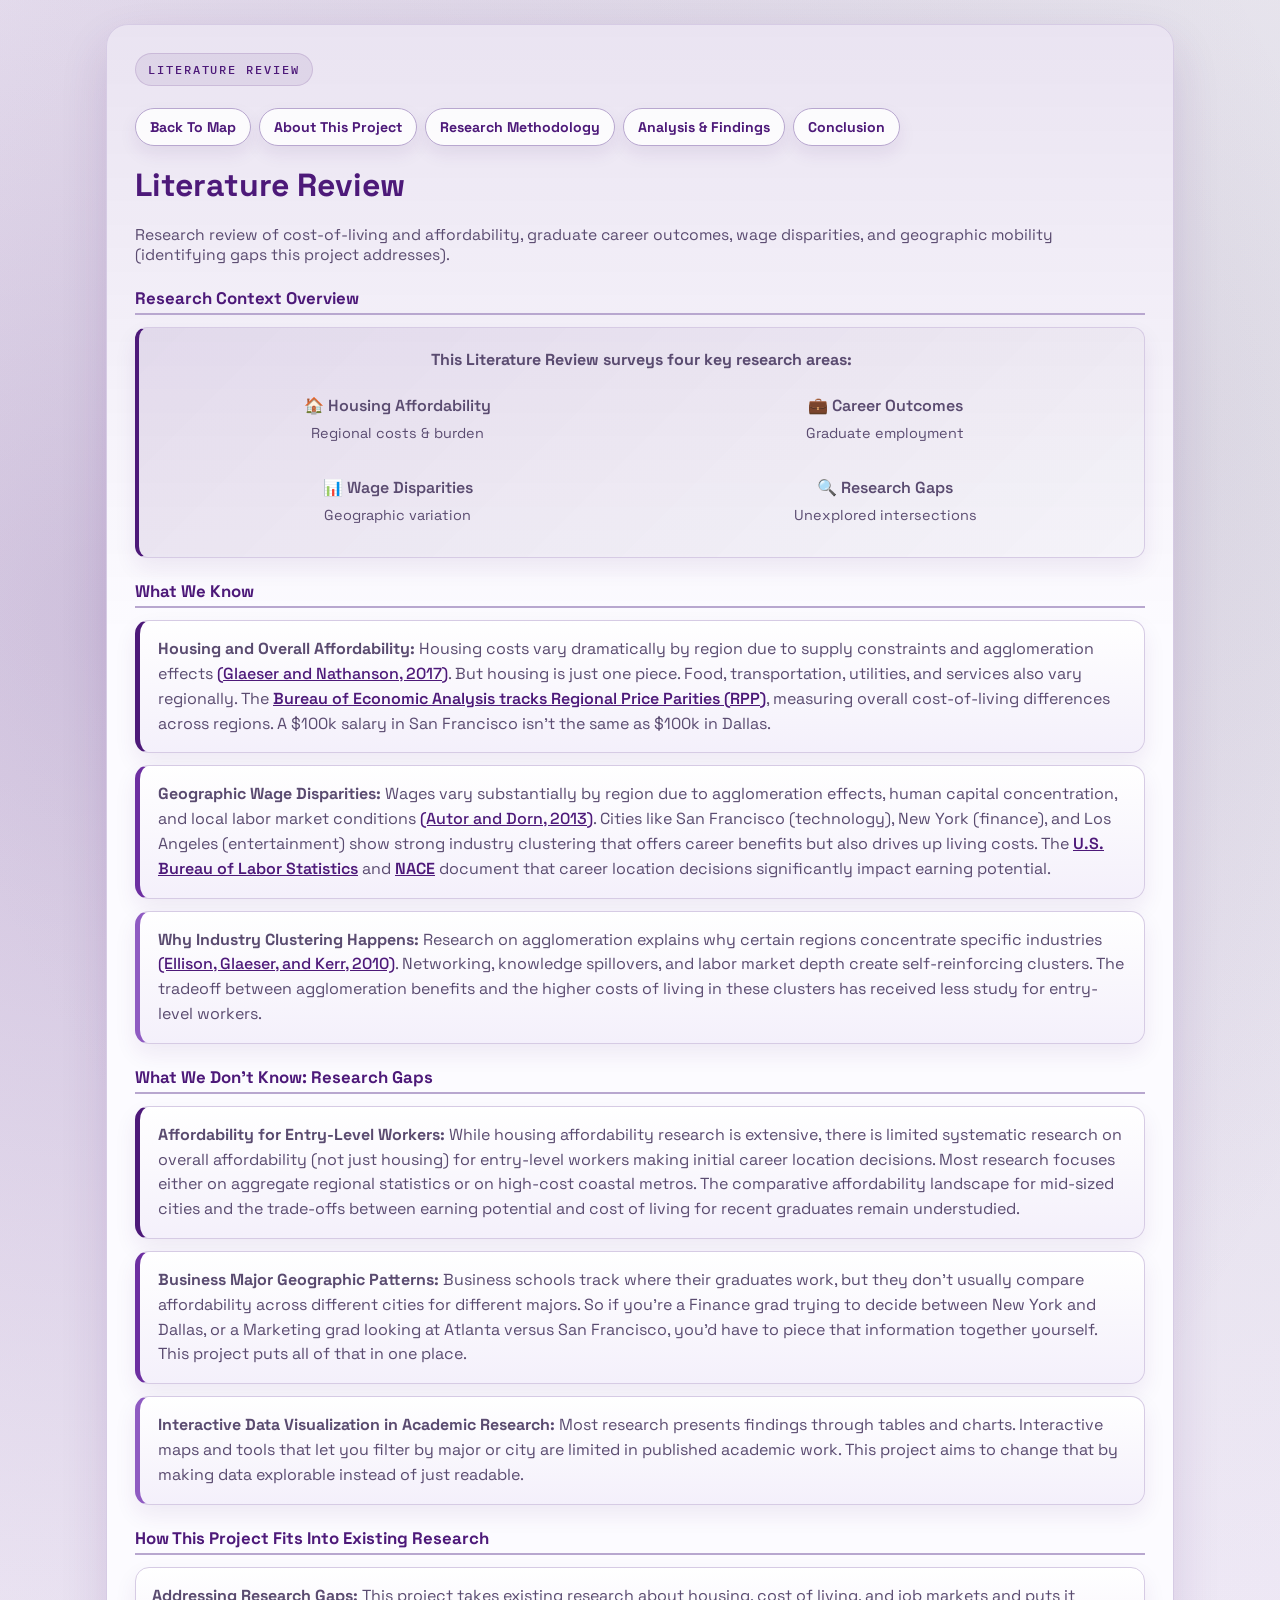
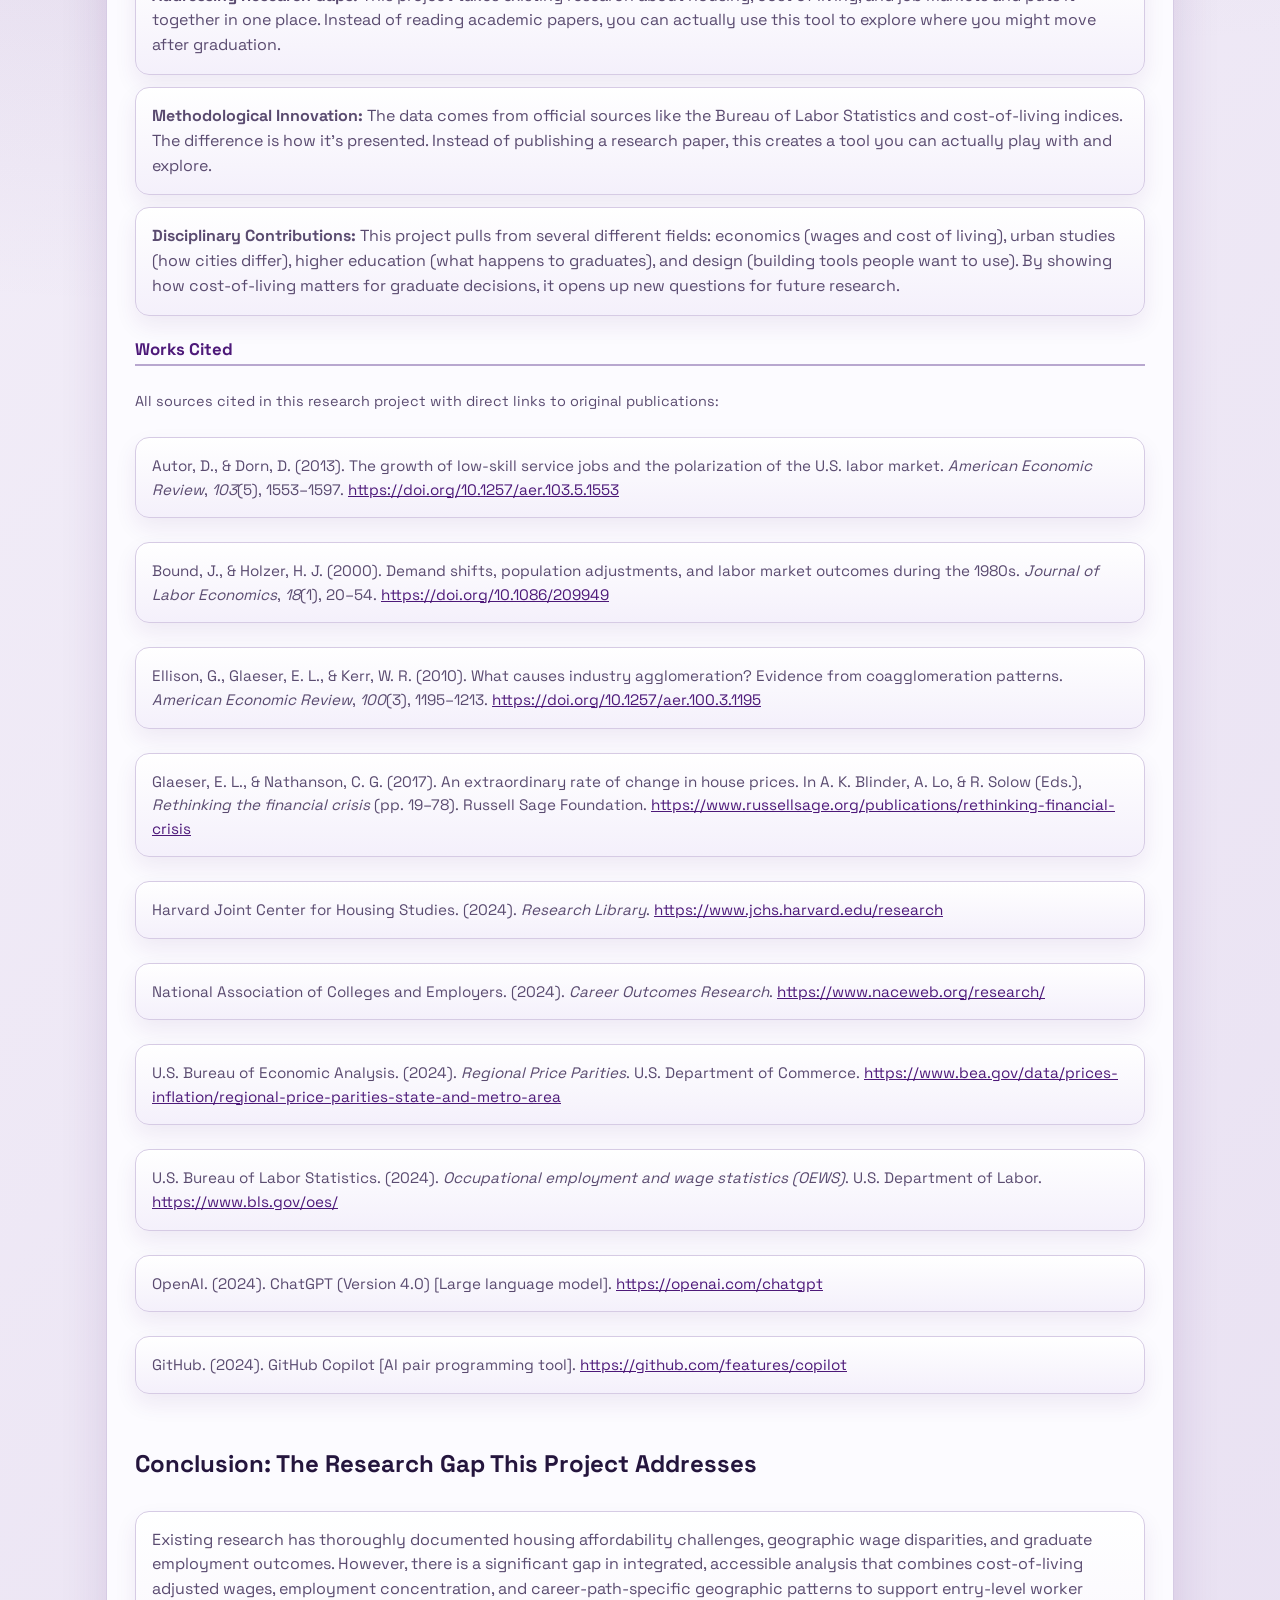
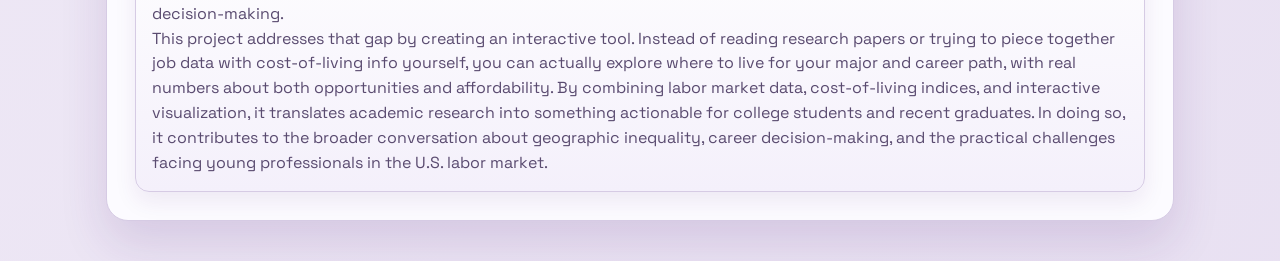
<file: docs/literature.html>
<!DOCTYPE html>
<html lang="en">
  <head>
    <meta charset="UTF-8" />
    <meta name="viewport" content="width=device-width, initial-scale=1.0" />
    <title>Literature Review - TCU Career Compass</title>
    <link rel="preconnect" href="https://fonts.googleapis.com" />
    <link rel="preconnect" href="https://fonts.gstatic.com" crossorigin />
    <link
      href="https://fonts.googleapis.com/css2?family=Space+Grotesk:wght@400;500;700&family=IBM+Plex+Mono:wght@400;500&display=swap"
      rel="stylesheet"
    />
    <link rel="stylesheet" href="./style.css" />
  </head>
  <body>
    <main class="about-shell">
      <section class="about-panel">
        <p class="eyebrow">Literature Review</p>
        <div style="display: flex; gap: 8px; flex-wrap: wrap;">
          <a class="info-link" href="./index.html">Back To Map</a>
          <a class="info-link" href="./about.html">About This Project</a>
          <a class="info-link" href="./method.html">Research Methodology</a>
          <a class="info-link" href="./findings.html">Analysis & Findings</a>
          <a class="info-link" href="./conclusion.html">Conclusion</a>
        </div>
        <h1>Literature Review</h1>
        <p class="subtitle">
          Research review of cost-of-living and affordability, graduate career outcomes, wage disparities, and geographic mobility (identifying gaps this project addresses).
        </p>

        <section class="about-section">
          <h2 class="section-title">Research Context Overview</h2>
          <div class="about-card" style="background: linear-gradient(135deg, rgba(77, 25, 121, 0.1), rgba(163, 169, 172, 0.05)); padding: 20px; border-radius: 12px; border-left: 4px solid var(--accent);">
            <p style="text-align: center; margin: 0;">
              <strong>This Literature Review surveys four key research areas:</strong>
            </p>
            <div style="display: grid; grid-template-columns: repeat(2, 1fr); gap: 10px; margin-top: 10px;">
              <div style="text-align: center; padding: 8px;">
                <p style="margin: 3px 0; font-weight: 600;">🏠 Housing Affordability</p>
                <p style="margin: 3px 0; font-size: 0.9rem; color: #5a4b70;">Regional costs & burden</p>
              </div>
              <div style="text-align: center; padding: 8px;">
                <p style="margin: 3px 0; font-weight: 600;">💼 Career Outcomes</p>
                <p style="margin: 3px 0; font-size: 0.9rem; color: #5a4b70;">Graduate employment</p>
              </div>
              <div style="text-align: center; padding: 8px;">
                <p style="margin: 3px 0; font-weight: 600;">📊 Wage Disparities</p>
                <p style="margin: 3px 0; font-size: 0.9rem; color: #5a4b70;">Geographic variation</p>
              </div>
              <div style="text-align: center; padding: 8px;">
                <p style="margin: 3px 0; font-weight: 600;">🔍 Research Gaps</p>
                <p style="margin: 3px 0; font-size: 0.9rem; color: #5a4b70;">Unexplored intersections</p>
              </div>
            </div>
          </div>
        </section>

        <section class="about-section">
          <h2 class="section-title">What We Know</h2>
          <div class="about-card" style="border-left: 5px solid #4d1979; padding-left: 18px;">
            <p>
              <strong>Housing and Overall Affordability:</strong> Housing costs vary dramatically by region due to supply constraints and agglomeration effects <a href="#glaeser-nathanson-2017" style="color: var(--accent); text-decoration: underline; font-weight: 500;">(Glaeser and Nathanson, 2017)</a>. But housing is just one piece. Food, transportation, utilities, and services also vary regionally. The <a href="https://www.bea.gov/" target="_blank" style="color: var(--accent); text-decoration: underline; font-weight: 600;">Bureau of Economic Analysis tracks Regional Price Parities (RPP)</a>, measuring overall cost-of-living differences across regions. A $100k salary in San Francisco isn't the same as $100k in Dallas.
            </p>
          </div>
          <div class="about-card" style="border-left: 5px solid #6d2fa1; padding-left: 18px;">
            <p>
              <strong>Geographic Wage Disparities:</strong> Wages vary substantially by region due to agglomeration effects, human capital concentration, and local labor market conditions <a href="#autor-dorn-2013" style="color: var(--accent); text-decoration: underline; font-weight: 500;">(Autor and Dorn, 2013)</a>. Cities like San Francisco (technology), New York (finance), and Los Angeles (entertainment) show strong industry clustering that offers career benefits but also drives up living costs. The <a href="https://www.bls.gov/oes/" target="_blank" style="color: var(--accent); text-decoration: underline; font-weight: 600;">U.S. Bureau of Labor Statistics</a> and <a href="https://www.naceweb.org/" target="_blank" style="color: var(--accent); text-decoration: underline; font-weight: 600;">NACE</a> document that career location decisions significantly impact earning potential.
            </p>
          </div>
          <div class="about-card" style="border-left: 5px solid #8f5bc2; padding-left: 18px;">
            <p>
              <strong>Why Industry Clustering Happens:</strong> Research on agglomeration explains why certain regions concentrate specific industries <a href="#ellison-glaeser-kerr-2010" style="color: var(--accent); text-decoration: underline; font-weight: 500;">(Ellison, Glaeser, and Kerr, 2010)</a>. Networking, knowledge spillovers, and labor market depth create self-reinforcing clusters. The tradeoff between agglomeration benefits and the higher costs of living in these clusters has received less study for entry-level workers.
            </p>
          </div>
        </section>

        <section class="about-section">
          <h2 class="section-title">What We Don't Know: Research Gaps</h2>
          <div class="about-card" style="border-left: 5px solid #4d1979; padding-left: 18px;">
            <p>
              <strong>Affordability for Entry-Level Workers:</strong> While housing affordability research is extensive, there is limited systematic research on overall affordability (not just housing) for entry-level workers making initial career location decisions. Most research focuses either on aggregate regional statistics or on high-cost coastal metros. The comparative affordability landscape for mid-sized cities and the trade-offs between earning potential and cost of living for recent graduates remain understudied.
            </p>
          </div>
          <div class="about-card" style="border-left: 5px solid #6d2fa1; padding-left: 18px;">
            <p>
              <strong>Business Major Geographic Patterns:</strong> Business schools track where their graduates work, but they don't usually compare affordability across different cities for different majors. So if you're a Finance grad trying to decide between New York and Dallas, or a Marketing grad looking at Atlanta versus San Francisco, you'd have to piece that information together yourself. This project puts all of that in one place.
            </p>
          </div>
          <div class="about-card" style="border-left: 5px solid #8f5bc2; padding-left: 18px;">
            <p>
              <strong>Interactive Data Visualization in Academic Research:</strong> Most research presents findings through tables and charts. Interactive maps and tools that let you filter by major or city are limited in published academic work. This project aims to change that by making data explorable instead of just readable.
            </p>
          </div>
        </section>

        <section class="about-section">
          <h2 class="section-title">How This Project Fits Into Existing Research</h2>
          <div class="about-card">
            <p>
              <strong>Addressing Research Gaps:</strong> This project takes existing research about housing, cost of living, and job markets and puts it together in one place. Instead of reading academic papers, you can actually use this tool to explore where you might move after graduation.
            </p>
          </div>
          <div class="about-card">
            <p>
              <strong>Methodological Innovation:</strong> The data comes from official sources like the Bureau of Labor Statistics and cost-of-living indices. The difference is how it's presented. Instead of publishing a research paper, this creates a tool you can actually play with and explore.
            </p>
          </div>
          <div class="about-card">
            <p>
              <strong>Disciplinary Contributions:</strong> This project pulls from several different fields: economics (wages and cost of living), urban studies (how cities differ), higher education (what happens to graduates), and design (building tools people want to use). By showing how cost-of-living matters for graduate decisions, it opens up new questions for future research.
            </p>
          </div>
        </section>

        <section class="about-section">
          <h2 class="section-title">Works Cited</h2>
          <p style="font-size: 0.9rem; color: #5a4b70; margin-bottom: 15px;">All sources cited in this research project with direct links to original publications:</p>
          <div class="about-card" id="autor-dorn-2013" style="font-size: 0.95rem; line-height: 1.8; margin-bottom: 12px;">
            <p style="margin: 0;">
              Autor, D., & Dorn, D. (2013). The growth of low-skill service jobs and the polarization of the U.S. labor market. <em>American Economic Review</em>, <em>103</em>(5), 1553–1597. <a href="https://doi.org/10.1257/aer.103.5.1553" target="_blank" style="color: var(--accent); text-decoration: underline;">https://doi.org/10.1257/aer.103.5.1553</a>
            </p>
          </div>
          <div class="about-card" id="bound-holzer-2000" style="font-size: 0.95rem; line-height: 1.8; margin-bottom: 12px;">
            <p style="margin: 0;">
              Bound, J., & Holzer, H. J. (2000). Demand shifts, population adjustments, and labor market outcomes during the 1980s. <em>Journal of Labor Economics</em>, <em>18</em>(1), 20–54. <a href="https://doi.org/10.1086/209949" target="_blank" style="color: var(--accent); text-decoration: underline;">https://doi.org/10.1086/209949</a>
            </p>
          </div>
          <div class="about-card" id="ellison-glaeser-kerr-2010" style="font-size: 0.95rem; line-height: 1.8; margin-bottom: 12px;">
            <p style="margin: 0;">
              Ellison, G., Glaeser, E. L., & Kerr, W. R. (2010). What causes industry agglomeration? Evidence from coagglomeration patterns. <em>American Economic Review</em>, <em>100</em>(3), 1195–1213. <a href="https://doi.org/10.1257/aer.100.3.1195" target="_blank" style="color: var(--accent); text-decoration: underline;">https://doi.org/10.1257/aer.100.3.1195</a>
            </p>
          </div>
          <div class="about-card" id="glaeser-nathanson-2017" style="font-size: 0.95rem; line-height: 1.8; margin-bottom: 12px;">
            <p style="margin: 0;">
              Glaeser, E. L., & Nathanson, C. G. (2017). An extraordinary rate of change in house prices. In A. K. Blinder, A. Lo, & R. Solow (Eds.), <em>Rethinking the financial crisis</em> (pp. 19–78). Russell Sage Foundation. <a href="https://www.russellsage.org/publications/rethinking-financial-crisis" target="_blank" style="color: var(--accent); text-decoration: underline;">https://www.russellsage.org/publications/rethinking-financial-crisis</a>
            </p>
          </div>
          <div class="about-card" id="harvard-jchs-2024" style="font-size: 0.95rem; line-height: 1.8; margin-bottom: 12px;">
            <p style="margin: 0;">
              Harvard Joint Center for Housing Studies. (2024). <em>Research Library</em>. <a href="https://www.jchs.harvard.edu/research" target="_blank" style="color: var(--accent); text-decoration: underline;">https://www.jchs.harvard.edu/research</a>
            </p>
          </div>
          <div class="about-card" id="nace-2024" style="font-size: 0.95rem; line-height: 1.8; margin-bottom: 12px;">
            <p style="margin: 0;">
              National Association of Colleges and Employers. (2024). <em>Career Outcomes Research</em>. <a href="https://www.naceweb.org/research/" target="_blank" style="color: var(--accent); text-decoration: underline;">https://www.naceweb.org/research/</a>
            </p>
          </div>

          <div class="about-card" id="bea-2024" style="font-size: 0.95rem; line-height: 1.8; margin-bottom: 12px;">
            <p style="margin: 0;">
              U.S. Bureau of Economic Analysis. (2024). <em>Regional Price Parities</em>. U.S. Department of Commerce. <a href="https://www.bea.gov/data/prices-inflation/regional-price-parities-state-and-metro-area" target="_blank" style="color: var(--accent); text-decoration: underline;">https://www.bea.gov/data/prices-inflation/regional-price-parities-state-and-metro-area</a>
            </p>
          </div>
          <div class="about-card" id="bls-2024" style="font-size: 0.95rem; line-height: 1.8; margin-bottom: 12px;">
            <p style="margin: 0;">
              U.S. Bureau of Labor Statistics. (2024). <em>Occupational employment and wage statistics (OEWS)</em>. U.S. Department of Labor. <a href="https://www.bls.gov/oes/" target="_blank" style="color: var(--accent); text-decoration: underline;">https://www.bls.gov/oes/</a>
            </p>
          </div>
          <div class="about-card" id="chatgpt" style="font-size: 0.95rem; line-height: 1.8; margin-bottom: 12px;">
            <p style="margin: 0;">
              OpenAI. (2024). ChatGPT (Version 4.0) [Large language model]. <a href="https://openai.com/chatgpt" target="_blank" style="color: var(--accent); text-decoration: underline;">https://openai.com/chatgpt</a>
            </p>
          </div>
          <div class="about-card" id="github-copilot" style="font-size: 0.95rem; line-height: 1.8; margin-bottom: 12px;">
            <p style="margin: 0;">
              GitHub. (2024). GitHub Copilot [AI pair programming tool]. <a href="https://github.com/features/copilot" target="_blank" style="color: var(--accent); text-decoration: underline;">https://github.com/features/copilot</a>
            </p>
          </div>
        </section>

        <section class="about-section">
          <h2 class=\"section-title\">Conclusion: The Research Gap This Project Addresses</h2>
          <div class="about-card">
            <p>
              Existing research has thoroughly documented housing affordability challenges, geographic wage disparities, and graduate employment outcomes. However, there is a significant gap in integrated, accessible analysis that combines cost-of-living adjusted wages, employment concentration, and career-path-specific geographic patterns to support entry-level worker decision-making.
            </p>
            <p>
              This project addresses that gap by creating an interactive tool. Instead of reading research papers or trying to piece together job data with cost-of-living info yourself, you can actually explore where to live for your major and career path, with real numbers about both opportunities and affordability. By combining labor market data, cost-of-living indices, and interactive visualization, it translates academic research into something actionable for college students and recent graduates. In doing so, it contributes to the broader conversation about geographic inequality, career decision-making, and the practical challenges facing young professionals in the U.S. labor market.
            </p>
          </div>
        </section>

      </section>
    </main>
  </body>
</html>
</file>
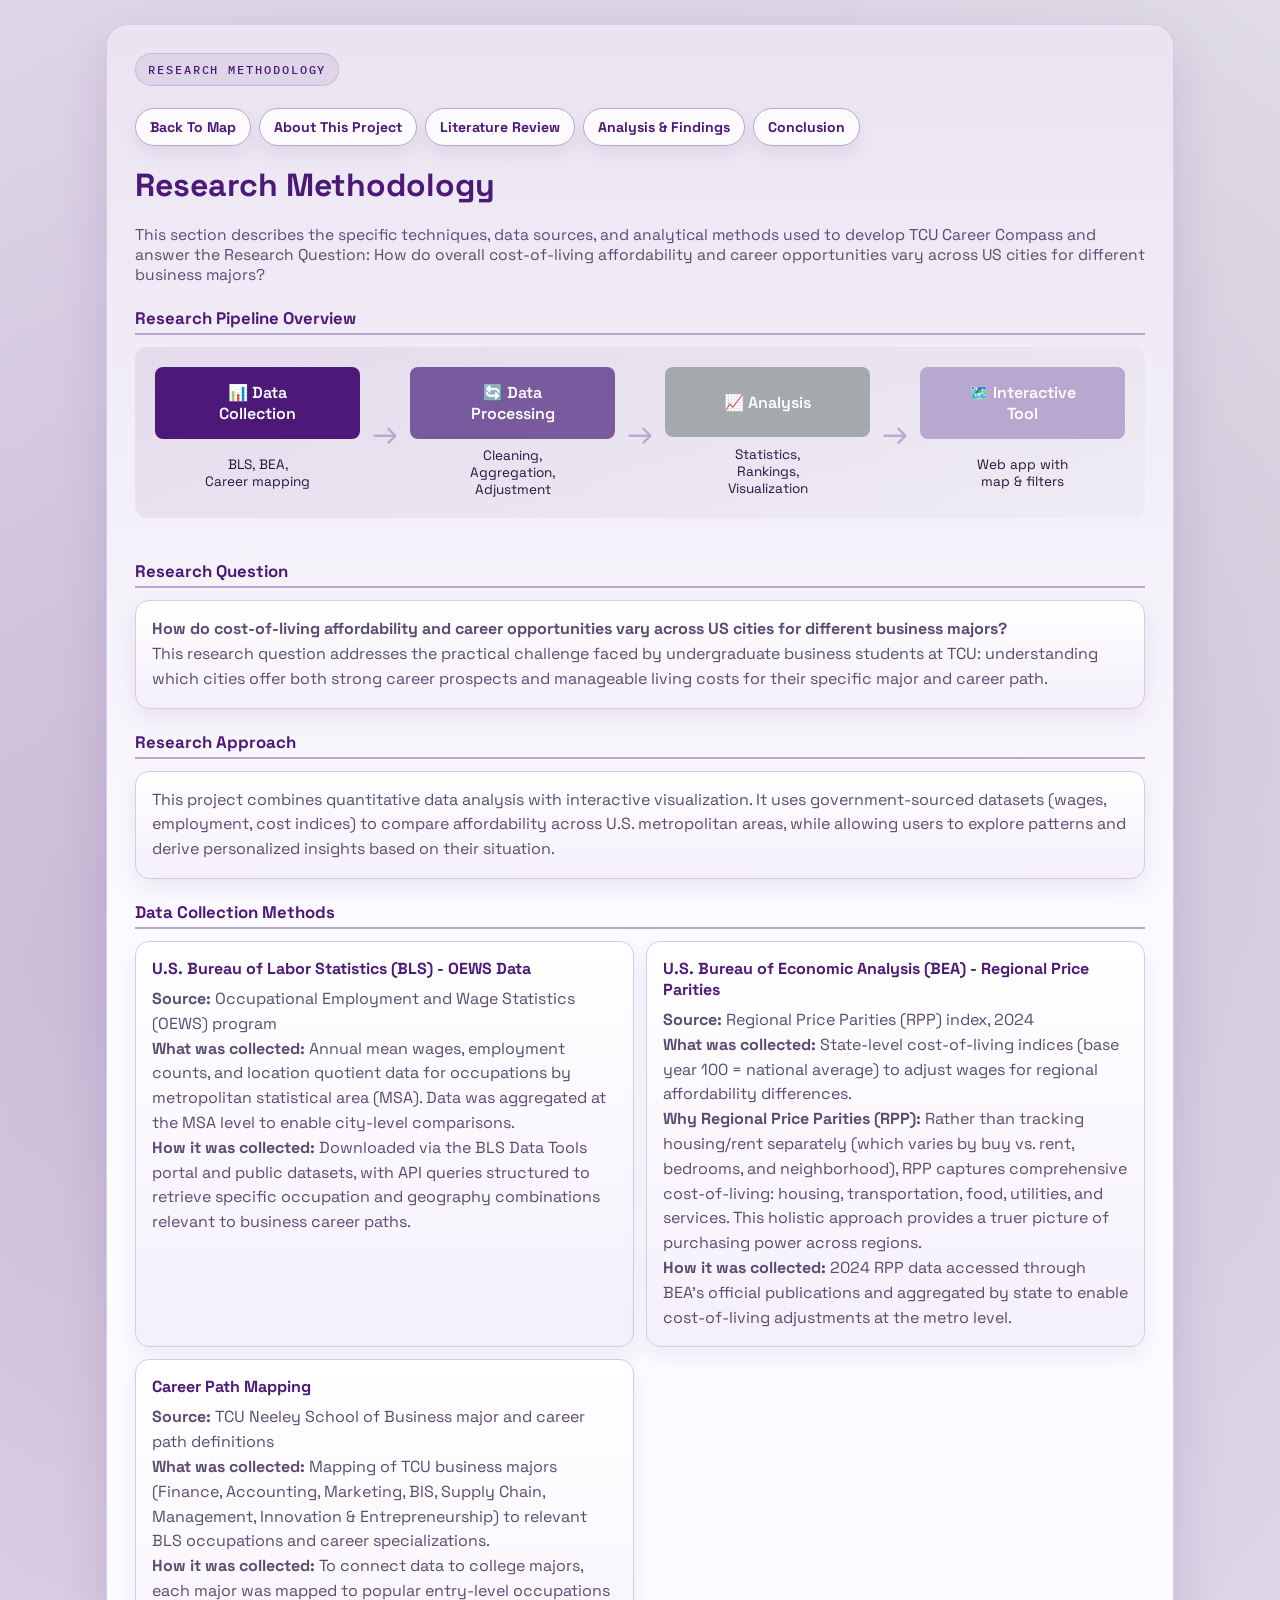
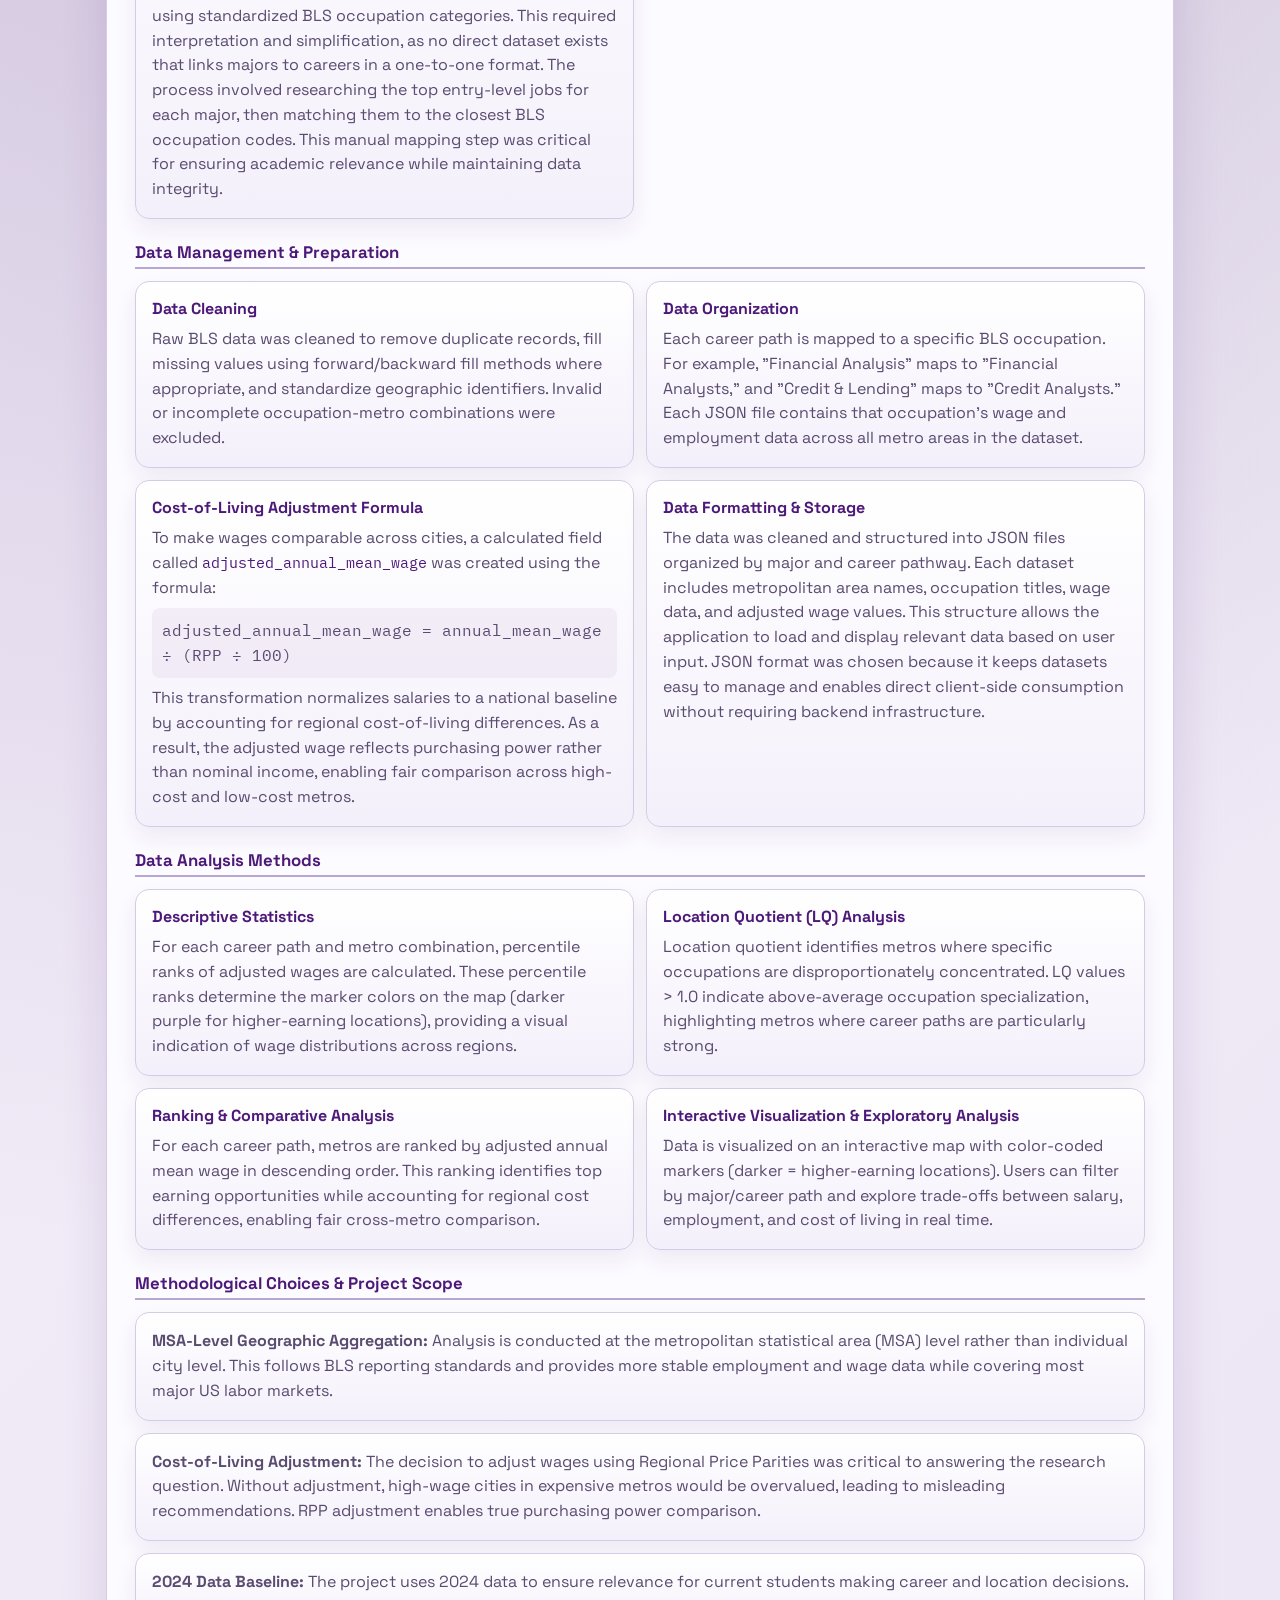
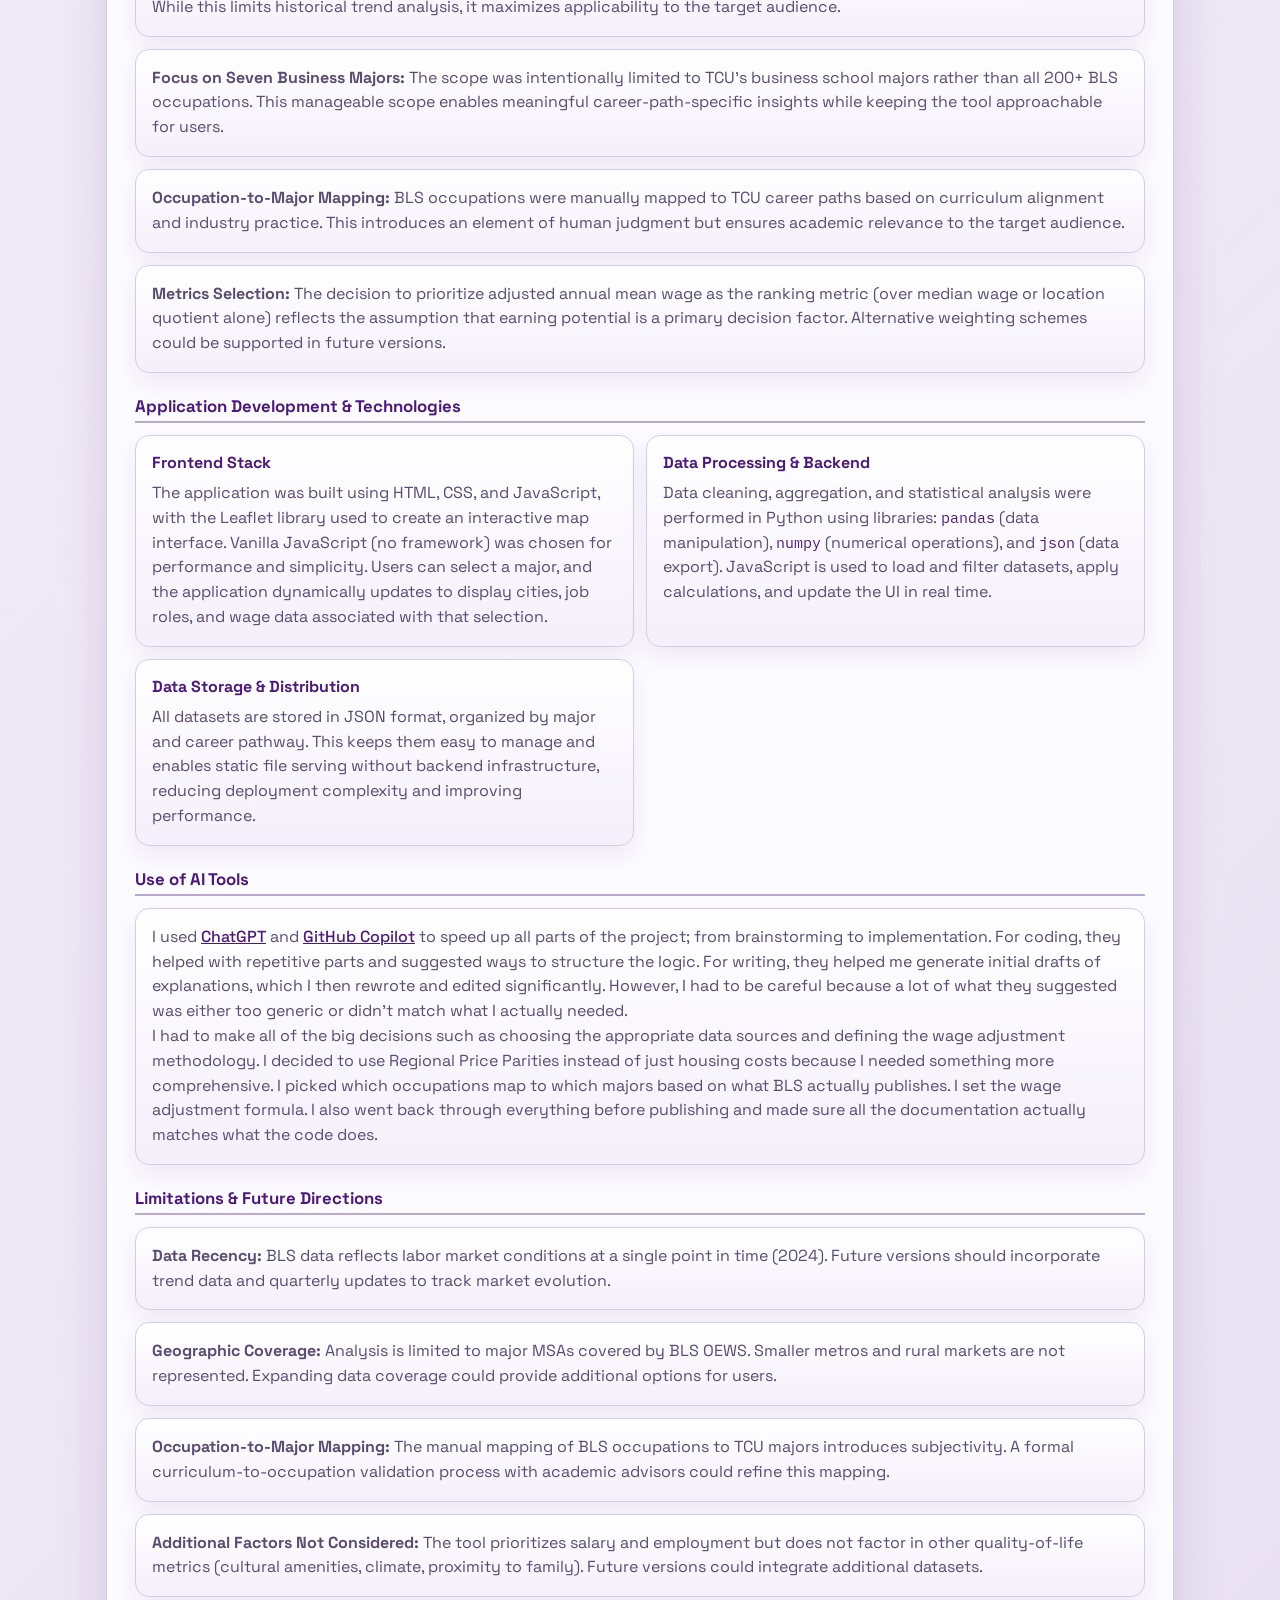
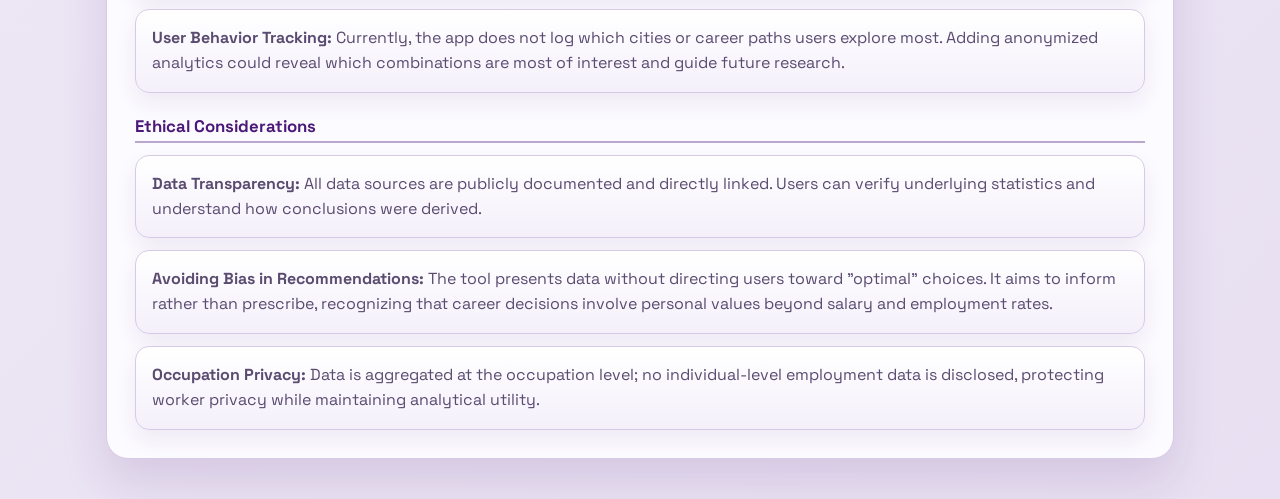
<file: docs/method.html>
<!DOCTYPE html>
<html lang="en">
  <head>
    <meta charset="UTF-8" />
    <meta name="viewport" content="width=device-width, initial-scale=1.0" />
    <title>Research Methodology - TCU Career Compass</title>
    <link rel="preconnect" href="https://fonts.googleapis.com" />
    <link rel="preconnect" href="https://fonts.gstatic.com" crossorigin />
    <link
      href="https://fonts.googleapis.com/css2?family=Space+Grotesk:wght@400;500;700&family=IBM+Plex+Mono:wght@400;500&display=swap"
      rel="stylesheet"
    />
    <link rel="stylesheet" href="./style.css" />
  </head>
  <body>
    <main class="about-shell">
      <section class="about-panel">
        <p class="eyebrow">Research Methodology</p>
        <div style="display: flex; gap: 8px; flex-wrap: wrap;">
          <a class="info-link" href="./index.html">Back To Map</a>
          <a class="info-link" href="./about.html">About This Project</a>
          <a class="info-link" href="./literature.html">Literature Review</a>
          <a class="info-link" href="./findings.html">Analysis & Findings</a>
          <a class="info-link" href="./conclusion.html">Conclusion</a>
        </div>
        <h1>Research Methodology</h1>
        <p class="subtitle">
          This section describes the specific techniques, data sources, and analytical methods used to develop TCU Career Compass and answer the Research Question: How do overall cost-of-living affordability and career opportunities vary across US cities for different business majors?
        </p>

        <section class="about-section">
          <h2 class="section-title">Research Pipeline Overview</h2>
          <div style="background: linear-gradient(135deg, rgba(77, 25, 121, 0.08), rgba(163, 169, 172, 0.06)); padding: 20px; border-radius: 12px; margin-bottom: 20px; overflow-x: auto;">
            <div style="display: flex; align-items: stretch; justify-content: space-around; gap: 12px; min-width: 600px;">
              <div style="text-align: center; flex: 1; min-width: 120px; display: flex; flex-direction: column;">
                <div style="background: #4d1979; color: white; padding: 15px; border-radius: 8px; font-weight: 600; margin-bottom: 8px; min-height: 70px; display: flex; align-items: center; justify-content: center;">📊 Data<br/>Collection</div>
                <p style="font-size: 0.85rem; margin: 0; flex-grow: 1; display: flex; align-items: center; justify-content: center;">BLS, BEA,<br/>Career mapping</p>
              </div>
              <div style="font-size: 2rem; color: #b8a7cf; flex-shrink: 0; display: flex; align-items: center;">→</div>
              <div style="text-align: center; flex: 1; min-width: 120px; display: flex; flex-direction: column;">
                <div style="background: #7a5a9e; color: white; padding: 15px; border-radius: 8px; font-weight: 600; margin-bottom: 8px; min-height: 70px; display: flex; align-items: center; justify-content: center;">🔄 Data<br/>Processing</div>
                <p style="font-size: 0.85rem; margin: 0; flex-grow: 1; display: flex; align-items: center; justify-content: center;">Cleaning,<br/>Aggregation,<br/>Adjustment</p>
              </div>
              <div style="font-size: 2rem; color: #b8a7cf; flex-shrink: 0; display: flex; align-items: center;">→</div>
              <div style="text-align: center; flex: 1; min-width: 120px; display: flex; flex-direction: column;">
                <div style="background: #a3a9ac; color: white; padding: 15px; border-radius: 8px; font-weight: 600; margin-bottom: 8px; min-height: 70px; display: flex; align-items: center; justify-content: center;">📈 Analysis</div>
                <p style="font-size: 0.85rem; margin: 0; flex-grow: 1; display: flex; align-items: center; justify-content: center;">Statistics,<br/>Rankings,<br/>Visualization</p>
              </div>
              <div style="font-size: 2rem; color: #b8a7cf; flex-shrink: 0; display: flex; align-items: center;">→</div>
              <div style="text-align: center; flex: 1; min-width: 120px; display: flex; flex-direction: column;">
                <div style="background: #b8a7cf; color: white; padding: 15px; border-radius: 8px; font-weight: 600; margin-bottom: 8px; min-height: 70px; display: flex; align-items: center; justify-content: center;">🗺️ Interactive<br/>Tool</div>
                <p style="font-size: 0.85rem; margin: 0; flex-grow: 1; display: flex; align-items: center; justify-content: center;">Web app with<br/>map & filters</p>
              </div>
            </div>
          </div>
        </section>

        <section class="about-section">
          <h2 class="section-title">Research Question</h2>
          <div class="about-card">
            <p>
              <strong>How do cost-of-living affordability and career opportunities vary across US cities for different business majors?</strong>
            </p>
            <p>
              This research question addresses the practical challenge faced by undergraduate business students at TCU: understanding which cities offer both strong career prospects and manageable living costs for their specific major and career path.
            </p>
          </div>
        </section>

        <section class="about-section">
          <h2 class="section-title">Research Approach</h2>
          <div class="about-card">
            <p>
              This project combines quantitative data analysis with interactive visualization. It uses government-sourced datasets (wages, employment, cost indices) to compare affordability across U.S. metropolitan areas, while allowing users to explore patterns and derive personalized insights based on their situation.
            </p>
          </div>
        </section>

        <section class="about-section">
          <h2 class="section-title">Data Collection Methods</h2>
          <div class="about-grid">
            <article class="about-card">
              <h3>U.S. Bureau of Labor Statistics (BLS) - OEWS Data</h3>
              <p>
                <strong>Source:</strong> Occupational Employment and Wage Statistics (OEWS) program
              </p>
              <p>
                <strong>What was collected:</strong> Annual mean wages, employment counts, and location quotient data for occupations by metropolitan statistical area (MSA). Data was aggregated at the MSA level to enable city-level comparisons.
              </p>
              <p>
                <strong>How it was collected:</strong> Downloaded via the BLS Data Tools portal and public datasets, with API queries structured to retrieve specific occupation and geography combinations relevant to business career paths.
              </p>
            </article>
            <article class="about-card">
              <h3>U.S. Bureau of Economic Analysis (BEA) - Regional Price Parities</h3>
              <p>
                <strong>Source:</strong> Regional Price Parities (RPP) index, 2024
              </p>
              <p>
                <strong>What was collected:</strong> State-level cost-of-living indices (base year 100 = national average) to adjust wages for regional affordability differences.
              </p>
              <p>
                <strong>Why Regional Price Parities (RPP):</strong> Rather than tracking housing/rent separately (which varies by buy vs. rent, bedrooms, and neighborhood), RPP captures comprehensive cost-of-living: housing, transportation, food, utilities, and services. This holistic approach provides a truer picture of purchasing power across regions.
              </p>
              <p>
                <strong>How it was collected:</strong> 2024 RPP data accessed through BEA's official publications and aggregated by state to enable cost-of-living adjustments at the metro level.
              </p>
            </article>
            <article class="about-card">
              <h3>Career Path Mapping</h3>
              <p>
                <strong>Source:</strong> TCU Neeley School of Business major and career path definitions
              </p>
              <p>
                <strong>What was collected:</strong> Mapping of TCU business majors (Finance, Accounting, Marketing, BIS, Supply Chain, Management, Innovation & Entrepreneurship) to relevant BLS occupations and career specializations.
              </p>
              <p>
                <strong>How it was collected:</strong> To connect data to college majors, each major was mapped to popular entry-level occupations using standardized BLS occupation categories. This required interpretation and simplification, as no direct dataset exists that links majors to careers in a one-to-one format. The process involved researching the top entry-level jobs for each major, then matching them to the closest BLS occupation codes. This manual mapping step was critical for ensuring academic relevance while maintaining data integrity.
              </p>
            </article>
          </div>
        </section>

        <section class="about-section">
          <h2 class="section-title">Data Management & Preparation</h2>
          <div class="about-grid">
            <article class="about-card">
              <h3>Data Cleaning</h3>
              <p>
                Raw BLS data was cleaned to remove duplicate records, fill missing values using forward/backward fill methods where appropriate, and standardize geographic identifiers. Invalid or incomplete occupation-metro combinations were excluded.
              </p>
            </article>
            <article class="about-card">
              <h3>Data Organization</h3>
              <p>
                Each career path is mapped to a specific BLS occupation. For example, "Financial Analysis" maps to "Financial Analysts," and "Credit & Lending" maps to "Credit Analysts." Each JSON file contains that occupation's wage and employment data across all metro areas in the dataset.
              </p>
            </article>
            <article class="about-card">
              <h3>Cost-of-Living Adjustment Formula</h3>
              <p>
                To make wages comparable across cities, a calculated field called <code>adjusted_annual_mean_wage</code> was created using the formula:
              </p>
              <p style="font-family: 'IBM Plex Mono', monospace; background: rgba(77, 25, 121, 0.05); padding: 10px; border-radius: 8px; margin: 8px 0;">
                adjusted_annual_mean_wage = annual_mean_wage ÷ (RPP ÷ 100)
              </p>
              <p>
                This transformation normalizes salaries to a national baseline by accounting for regional cost-of-living differences. As a result, the adjusted wage reflects purchasing power rather than nominal income, enabling fair comparison across high-cost and low-cost metros.
              </p>
            </article>
            <article class="about-card">
              <h3>Data Formatting & Storage</h3>
              <p>
                The data was cleaned and structured into JSON files organized by major and career pathway. Each dataset includes metropolitan area names, occupation titles, wage data, and adjusted wage values. This structure allows the application to load and display relevant data based on user input. JSON format was chosen because it keeps datasets easy to manage and enables direct client-side consumption without requiring backend infrastructure.
              </p>
            </article>
          </div>
        </section>

        <section class="about-section">
          <h2 class="section-title">Data Analysis Methods</h2>
          <div class="about-grid">
            <article class="about-card">
              <h3>Descriptive Statistics</h3>
              <p>
                For each career path and metro combination, percentile ranks of adjusted wages are calculated. These percentile ranks determine the marker colors on the map (darker purple for higher-earning locations), providing a visual indication of wage distributions across regions.
              </p>
            </article>
            <article class="about-card">
              <h3>Location Quotient (LQ) Analysis</h3>
              <p>
                Location quotient identifies metros where specific occupations are disproportionately concentrated. LQ values > 1.0 indicate above-average occupation specialization, highlighting metros where career paths are particularly strong.
              </p>
            </article>
            <article class="about-card">
              <h3>Ranking & Comparative Analysis</h3>
              <p>
                For each career path, metros are ranked by adjusted annual mean wage in descending order. This ranking identifies top earning opportunities while accounting for regional cost differences, enabling fair cross-metro comparison.
              </p>
            </article>
            <article class="about-card">
              <h3>Interactive Visualization & Exploratory Analysis</h3>
              <p>
                Data is visualized on an interactive map with color-coded markers (darker = higher-earning locations). Users can filter by major/career path and explore trade-offs between salary, employment, and cost of living in real time.
              </p>
            </article>
          </div>
        </section>

        <section class="about-section">
          <h2 class="section-title">Methodological Choices & Project Scope</h2>
          <div class="about-card">
            <p>
              <strong>MSA-Level Geographic Aggregation:</strong> Analysis is conducted at the metropolitan statistical area (MSA) level rather than individual city level. This follows BLS reporting standards and provides more stable employment and wage data while covering most major US labor markets.
            </p>
          </div>
          <div class="about-card">
            <p>
              <strong>Cost-of-Living Adjustment:</strong> The decision to adjust wages using Regional Price Parities was critical to answering the research question. Without adjustment, high-wage cities in expensive metros would be overvalued, leading to misleading recommendations. RPP adjustment enables true purchasing power comparison.
            </p>
          </div>
          <div class="about-card">
            <p>
              <strong>2024 Data Baseline:</strong> The project uses 2024 data to ensure relevance for current students making career and location decisions. While this limits historical trend analysis, it maximizes applicability to the target audience.
            </p>
          </div>
          <div class="about-card">
            <p>
              <strong>Focus on Seven Business Majors:</strong> The scope was intentionally limited to TCU's business school majors rather than all 200+ BLS occupations. This manageable scope enables meaningful career-path-specific insights while keeping the tool approachable for users.
            </p>
          </div>
          <div class="about-card">
            <p>
              <strong>Occupation-to-Major Mapping:</strong> BLS occupations were manually mapped to TCU career paths based on curriculum alignment and industry practice. This introduces an element of human judgment but ensures academic relevance to the target audience.
            </p>
          </div>
          <div class="about-card">
            <p>
              <strong>Metrics Selection:</strong> The decision to prioritize adjusted annual mean wage as the ranking metric (over median wage or location quotient alone) reflects the assumption that earning potential is a primary decision factor. Alternative weighting schemes could be supported in future versions.
            </p>
          </div>
        </section>

        <section class="about-section">
          <h2 class="section-title">Application Development & Technologies</h2>
          <div class="about-grid">
            <article class="about-card">
              <h3>Frontend Stack</h3>
              <p>
                The application was built using HTML, CSS, and JavaScript, with the Leaflet library used to create an interactive map interface. Vanilla JavaScript (no framework) was chosen for performance and simplicity. Users can select a major, and the application dynamically updates to display cities, job roles, and wage data associated with that selection.
              </p>
            </article>
            <article class="about-card">
              <h3>Data Processing & Backend</h3>
              <p>
                Data cleaning, aggregation, and statistical analysis were performed in Python using libraries: <code>pandas</code> (data manipulation), <code>numpy</code> (numerical operations), and <code>json</code> (data export). JavaScript is used to load and filter datasets, apply calculations, and update the UI in real time.
              </p>
            </article>
            <article class="about-card">
              <h3>Data Storage & Distribution</h3>
              <p>
                All datasets are stored in JSON format, organized by major and career pathway. This keeps them easy to manage and enables static file serving without backend infrastructure, reducing deployment complexity and improving performance.
              </p>
            </article>
          </div>
        </section>

        <section class="about-section">
          <h2 class="section-title">Use of AI Tools</h2>
          <div class="about-card">
            <p>
              I used <a href="./literature.html#chatgpt" style="color: var(--accent); text-decoration: underline; font-weight: 500;">ChatGPT</a> and <a href="./literature.html#github-copilot" style="color: var(--accent); text-decoration: underline; font-weight: 500;">GitHub Copilot</a> to speed up all parts of the project; from brainstorming to implementation. For coding, they helped with repetitive parts and suggested ways to structure the logic. For writing, they helped me generate initial drafts of explanations, which I then rewrote and edited significantly. However, I had to be careful because a lot of what they suggested was either too generic or didn't match what I actually needed.
            </p>
            <p>
              I had to make all of the big decisions such as choosing the appropriate data sources and defining the wage adjustment methodology. I decided to use Regional Price Parities instead of just housing costs because I needed something more comprehensive. I picked which occupations map to which majors based on what BLS actually publishes. I set the wage adjustment formula. I also went back through everything before publishing and made sure all the documentation actually matches what the code does.
            </p>
          </div>
        </section>

        <section class="about-section">
          <h2 class="section-title">Limitations & Future Directions</h2>
          <div class="about-card">
            <p>
              <strong>Data Recency:</strong> BLS data reflects labor market conditions at a single point in time (2024). Future versions should incorporate trend data and quarterly updates to track market evolution.
            </p>
          </div>
          <div class="about-card">
            <p>
              <strong>Geographic Coverage:</strong> Analysis is limited to major MSAs covered by BLS OEWS. Smaller metros and rural markets are not represented. Expanding data coverage could provide additional options for users.
            </p>
          </div>
          <div class="about-card">
            <p>
              <strong>Occupation-to-Major Mapping:</strong> The manual mapping of BLS occupations to TCU majors introduces subjectivity. A formal curriculum-to-occupation validation process with academic advisors could refine this mapping.
            </p>
          </div>
          <div class="about-card">
            <p>
              <strong>Additional Factors Not Considered:</strong> The tool prioritizes salary and employment but does not factor in other quality-of-life metrics (cultural amenities, climate, proximity to family). Future versions could integrate additional datasets.
            </p>
          </div>
          <div class="about-card">
            <p>
              <strong>User Behavior Tracking:</strong> Currently, the app does not log which cities or career paths users explore most. Adding anonymized analytics could reveal which combinations are most of interest and guide future research.
            </p>
          </div>
        </section>

        <section class="about-section">
          <h2 class="section-title">Ethical Considerations</h2>
          <div class="about-card">
            <p>
              <strong>Data Transparency:</strong> All data sources are publicly documented and directly linked. Users can verify underlying statistics and understand how conclusions were derived.
            </p>
          </div>
          <div class="about-card">
            <p>
              <strong>Avoiding Bias in Recommendations:</strong> The tool presents data without directing users toward "optimal" choices. It aims to inform rather than prescribe, recognizing that career decisions involve personal values beyond salary and employment rates.
            </p>
          </div>
          <div class="about-card">
            <p>
              <strong>Occupation Privacy:</strong> Data is aggregated at the occupation level; no individual-level employment data is disclosed, protecting worker privacy while maintaining analytical utility.
            </p>
          </div>
        </section>

      </section>
    </main>
  </body>
</html>
</file>
<file: app/style.css>
:root {
  --bg: #efe9f7;
  --panel: #fcfbff;
  --panel-2: #f4f0fb;
  --ink: #24153d;
  --accent: #4d1979;
  --accent-2: #a3a9ac;
  --accent-3: #ffffff;
  --line: #d6cbe4;
  --line-strong: #b8a7cf;
  --shadow: 0 22px 48px rgba(77, 25, 121, 0.14);
}

* {
  box-sizing: border-box;
}

body {
  margin: 0;
  min-height: 100vh;
  font-family: "Space Grotesk", sans-serif;
  color: var(--ink);
  background:
    radial-gradient(circle at 10% 18%, rgba(77, 25, 121, 0.22), transparent 42%),
    radial-gradient(circle at 88% 12%, rgba(163, 169, 172, 0.24), transparent 38%),
    linear-gradient(135deg, rgba(255, 255, 255, 0.45), rgba(77, 25, 121, 0.04)),
    var(--bg);
}

.app-shell {
  display: grid;
  grid-template-columns: 360px 1fr;
  gap: 16px;
  padding: 16px;
  min-height: 100vh;
}

.hero-panel,
.map-panel {
  border: 1px solid var(--line);
  border-radius: 18px;
  background: var(--panel);
  box-shadow: var(--shadow);
}

.hero-panel {
  padding: 24px;
  display: flex;
  flex-direction: column;
  gap: 18px;
  overflow-y: auto;
  max-height: calc(100vh - 32px);
  background:
    linear-gradient(180deg, rgba(77, 25, 121, 0.08), rgba(255, 255, 255, 0) 22%),
    var(--panel);
}

.info-link {
  display: inline-flex;
  align-items: center;
  gap: 8px;
  width: fit-content;
  padding: 9px 14px;
  border: 1px solid var(--line-strong);
  border-radius: 999px;
  background: rgba(255, 255, 255, 0.82);
  color: var(--accent);
  font-size: 0.88rem;
  font-weight: 700;
  text-decoration: none;
  box-shadow: 0 8px 18px rgba(77, 25, 121, 0.08);
  transition: transform 0.2s ease, background 0.2s ease, border-color 0.2s ease;
}

.info-link:hover {
  background: rgba(77, 25, 121, 0.08);
  border-color: var(--accent);
  transform: translateY(-1px);
}

.eyebrow {
  margin: 0;
  font-size: 0.75rem;
  letter-spacing: 0.16em;
  text-transform: uppercase;
  color: var(--accent);
  font-family: "IBM Plex Mono", monospace;
  font-weight: 500;
  background: rgba(77, 25, 121, 0.08);
  border: 1px solid rgba(77, 25, 121, 0.14);
  border-radius: 999px;
  padding: 8px 12px;
  width: fit-content;
}

h1 {
  margin: 0;
  font-size: 2rem;
  line-height: 1.1;
  color: var(--accent);
}

.subtitle {
  margin: 0;
  font-size: 0.98rem;
  color: #5a4b70;
}

.controls {
  display: flex;
  flex-direction: column;
  gap: 8px;
}

label {
  font-size: 0.9rem;
  font-weight: 600;
  color: var(--accent);
}

select {
  width: 100%;
  border: 1px solid var(--line);
  border-radius: 12px;
  padding: 12px 14px;
  font-size: 1rem;
  font-family: "Space Grotesk", sans-serif;
  color: var(--ink);
  background: #ffffff;
  box-shadow: inset 0 1px 0 rgba(77, 25, 121, 0.04);
}

select:focus {
  outline: 2px solid rgba(77, 25, 121, 0.18);
  border-color: var(--accent);
}

.insights {
  display: grid;
  gap: 10px;
}

.insight-card {
  border: 1px solid var(--line);
  border-left: 4px solid var(--accent);
  border-radius: 12px;
  padding: 10px 12px;
  background: linear-gradient(180deg, #ffffff, var(--panel-2));
}

.insight-card h3 {
  margin: 0 0 5px;
  font-size: 0.98rem;
}

.insight-card p {
  margin: 0;
  color: #5a4b70;
  font-size: 0.9rem;
}

.insight-detail {
  color: var(--accent);
}

.accent-alt {
  color: var(--accent-2);
}

.map-panel {
  overflow: hidden;
  background:
    linear-gradient(180deg, rgba(77, 25, 121, 0.08), rgba(255, 255, 255, 0) 18%),
    var(--panel);
}

#map {
  width: 100%;
  height: calc(100vh - 34px);
}

.leaflet-popup-content {
  font-family: "Space Grotesk", sans-serif;
}

.leaflet-popup-content-wrapper {
  border-radius: 14px;
  border: 1px solid rgba(77, 25, 121, 0.18);
  box-shadow: 0 18px 34px rgba(77, 25, 121, 0.2);
}

.leaflet-popup-tip {
  background: #ffffff;
}

.popup-title {
  margin: 0 0 6px;
  font-size: 1rem;
  color: var(--accent);
}

.popup-line {
  margin: 0;
  font-size: 0.88rem;
  color: #5a4b70;
}

/* Section Organization */
.section {
  display: flex;
  flex-direction: column;
  gap: 10px;
}

.section-title {
  margin: 0;
  font-size: 1.05rem;
  font-weight: 700;
  color: var(--accent);
  padding-bottom: 4px;
  border-bottom: 2px solid var(--line-strong);
}

/* Career Path Buttons */
.button-group {
  display: flex;
  flex-wrap: wrap;
  gap: 8px;
}

.career-path-button {
  flex: 1;
  min-width: 140px;
  padding: 10px 12px;
  border: 2px solid var(--line);
  border-radius: 10px;
  background: #fff;
  color: var(--ink);
  font-size: 0.9rem;
  font-weight: 600;
  font-family: "Space Grotesk", sans-serif;
  cursor: pointer;
  transition: all 0.2s ease;
  text-align: center;
}

.career-path-button:hover {
  border-color: var(--accent);
  background: rgba(77, 25, 121, 0.08);
  transform: translateY(-1px);
}

.career-path-button.active {
  background: var(--accent);
  color: var(--accent-3);
  border-color: var(--accent);
  box-shadow: 0 10px 20px rgba(77, 25, 121, 0.18);
}

/* Top Cities List */
.city-list {
  display: flex;
  flex-direction: column;
  gap: 8px;
}

.city-item {
  padding: 12px;
  border: 1px solid var(--line);
  border-radius: 10px;
  background: linear-gradient(180deg, #ffffff, var(--panel-2));
  cursor: pointer;
  transition: all 0.2s ease;
}

.city-item:hover {
  background: #f7f3fc;
  border-color: var(--accent);
  box-shadow: 0 10px 20px rgba(77, 25, 121, 0.1);
}

.city-item.highlighted {
  background: rgba(77, 25, 121, 0.1);
  border-color: var(--accent);
  border-left: 4px solid var(--accent);
}

.city-item-title {
  margin: 0 0 4px;
  font-size: 0.95rem;
  font-weight: 700;
  color: var(--ink);
}

.city-item-meta {
  display: grid;
  grid-template-columns: 1fr 1fr;
  gap: 12px;
  font-size: 0.85rem;
  color: #5a4b70;
}

.city-item-stat {
  display: flex;
  justify-content: space-between;
}

.city-item-stat-label {
  font-weight: 600;
}

.city-item-stat-value {
  color: var(--ink);
  font-weight: 700;
}

.city-item-score {
  margin-top: 8px;
  padding-top: 8px;
  border-top: 1px solid var(--line);
  display: flex;
  justify-content: space-between;
  align-items: center;
  font-size: 0.85rem;
}

.score-value {
  background: var(--accent);
  color: #fff;
  padding: 4px 10px;
  border-radius: 20px;
  font-weight: 700;
}

.empty-state {
  margin: 0;
  color: #5a4b70;
  font-size: 0.9rem;
}

.about-shell {
  max-width: 1100px;
  margin: 0 auto;
  padding: 24px 16px 40px;
}

.about-panel {
  border: 1px solid var(--line);
  border-radius: 22px;
  background:
    linear-gradient(180deg, rgba(77, 25, 121, 0.1), rgba(255, 255, 255, 0) 18%),
    var(--panel);
  box-shadow: var(--shadow);
  padding: 28px;
  display: flex;
  flex-direction: column;
  gap: 22px;
}

.about-section {
  display: flex;
  flex-direction: column;
  gap: 12px;
}

.about-grid {
  display: grid;
  grid-template-columns: repeat(2, minmax(0, 1fr));
  gap: 12px;
}

.about-card {
  border: 1px solid var(--line);
  border-radius: 14px;
  background: linear-gradient(180deg, #ffffff, var(--panel-2));
  padding: 16px;
  box-shadow: 0 10px 22px rgba(77, 25, 121, 0.08);
}

.about-card h3 {
  margin: 0 0 8px;
  color: var(--accent);
  font-size: 1rem;
}

.about-card p {
  margin: 0;
  color: #5a4b70;
  line-height: 1.55;
}

.about-card code {
  color: var(--accent);
  font-family: "IBM Plex Mono", monospace;
  font-size: 0.92em;
}

@media (max-width: 940px) {
  .app-shell {
    grid-template-columns: 1fr;
  }

  #map {
    height: 62vh;
  }

  .about-grid {
    grid-template-columns: 1fr;
  }
}
</file>
<file: docs/style.css>
:root {
  --bg: #efe9f7;
  --panel: #fcfbff;
  --panel-2: #f4f0fb;
  --ink: #24153d;
  --accent: #4d1979;
  --accent-2: #a3a9ac;
  --accent-3: #ffffff;
  --line: #d6cbe4;
  --line-strong: #b8a7cf;
  --shadow: 0 22px 48px rgba(77, 25, 121, 0.14);
}

* {
  box-sizing: border-box;
}

body {
  margin: 0;
  min-height: 100vh;
  font-family: "Space Grotesk", sans-serif;
  color: var(--ink);
  background:
    radial-gradient(circle at 10% 18%, rgba(77, 25, 121, 0.22), transparent 42%),
    radial-gradient(circle at 88% 12%, rgba(163, 169, 172, 0.24), transparent 38%),
    linear-gradient(135deg, rgba(255, 255, 255, 0.45), rgba(77, 25, 121, 0.04)),
    var(--bg);
}

.app-shell {
  display: grid;
  grid-template-columns: 360px 1fr;
  gap: 16px;
  padding: 16px;
  min-height: 100vh;
}

.hero-panel,
.map-panel {
  border: 1px solid var(--line);
  border-radius: 18px;
  background: var(--panel);
  box-shadow: var(--shadow);
}

.hero-panel {
  padding: 24px;
  display: flex;
  flex-direction: column;
  gap: 18px;
  overflow-y: auto;
  max-height: calc(100vh - 32px);
  background:
    linear-gradient(180deg, rgba(77, 25, 121, 0.08), rgba(255, 255, 255, 0) 22%),
    var(--panel);
}

.info-link {
  display: inline-flex;
  align-items: center;
  gap: 8px;
  width: fit-content;
  padding: 9px 14px;
  border: 1px solid var(--line-strong);
  border-radius: 999px;
  background: rgba(255, 255, 255, 0.82);
  color: var(--accent);
  font-size: 0.88rem;
  font-weight: 700;
  text-decoration: none;
  box-shadow: 0 8px 18px rgba(77, 25, 121, 0.08);
  transition: transform 0.2s ease, background 0.2s ease, border-color 0.2s ease;
}

.info-link:hover {
  background: rgba(77, 25, 121, 0.08);
  border-color: var(--accent);
  transform: translateY(-1px);
}

.eyebrow {
  margin: 0;
  font-size: 0.75rem;
  letter-spacing: 0.16em;
  text-transform: uppercase;
  color: var(--accent);
  font-family: "IBM Plex Mono", monospace;
  font-weight: 500;
  background: rgba(77, 25, 121, 0.08);
  border: 1px solid rgba(77, 25, 121, 0.14);
  border-radius: 999px;
  padding: 8px 12px;
  width: fit-content;
}

h1 {
  margin: 0;
  font-size: 2rem;
  line-height: 1.1;
  color: var(--accent);
}

.subtitle {
  margin: 0;
  font-size: 0.98rem;
  color: #5a4b70;
}

.tagline {
  margin: 0;
  font-size: 0.85rem;
  color: #7a6b8a;
  font-weight: 500;
  letter-spacing: 0.02em;
}

.controls {
  display: flex;
  flex-direction: column;
  gap: 8px;
}

label {
  font-size: 0.9rem;
  font-weight: 600;
  color: var(--accent);
}

select {
  width: 100%;
  border: 1px solid var(--line);
  border-radius: 12px;
  padding: 12px 14px;
  font-size: 1rem;
  font-family: "Space Grotesk", sans-serif;
  color: var(--ink);
  background: #ffffff;
  box-shadow: inset 0 1px 0 rgba(77, 25, 121, 0.04);
}

select:focus {
  outline: 2px solid rgba(77, 25, 121, 0.18);
  border-color: var(--accent);
}

.insights {
  display: grid;
  gap: 10px;
}

.insight-card {
  border: 1px solid var(--line);
  border-left: 4px solid var(--accent);
  border-radius: 12px;
  padding: 10px 12px;
  background: linear-gradient(180deg, #ffffff, var(--panel-2));
}

.insight-card h3 {
  margin: 0 0 5px;
  font-size: 0.98rem;
}

.insight-card p {
  margin: 0;
  color: #5a4b70;
  font-size: 0.9rem;
}

.insight-detail {
  color: var(--accent);
}

.accent-alt {
  color: var(--accent-2);
}

.map-panel {
  overflow: hidden;
  background:
    linear-gradient(180deg, rgba(77, 25, 121, 0.08), rgba(255, 255, 255, 0) 18%),
    var(--panel);
}

#map {
  width: 100%;
  height: calc(100vh - 34px);
}

.leaflet-popup-content {
  font-family: "Space Grotesk", sans-serif;
}

.leaflet-popup-content-wrapper {
  border-radius: 14px;
  border: 1px solid rgba(77, 25, 121, 0.18);
  box-shadow: 0 18px 34px rgba(77, 25, 121, 0.2);
}

.leaflet-popup-tip {
  background: #ffffff;
}

.popup-title {
  margin: 0 0 6px;
  font-size: 1rem;
  color: var(--accent);
}

.popup-line {
  margin: 0;
  font-size: 0.88rem;
  color: #5a4b70;
}

/* Section Organization */
.section {
  display: flex;
  flex-direction: column;
  gap: 10px;
}

.section-title {
  margin: 0;
  font-size: 1.05rem;
  font-weight: 700;
  color: var(--accent);
  padding-bottom: 4px;
  border-bottom: 2px solid var(--line-strong);
}

/* Career Path Buttons */
.button-group {
  display: flex;
  flex-wrap: wrap;
  gap: 8px;
}

.career-path-button {
  flex: 1;
  min-width: 140px;
  padding: 10px 12px;
  border: 2px solid var(--line);
  border-radius: 10px;
  background: #fff;
  color: var(--ink);
  font-size: 0.9rem;
  font-weight: 600;
  font-family: "Space Grotesk", sans-serif;
  cursor: pointer;
  transition: all 0.2s ease;
  text-align: center;
}

.career-path-button:hover {
  border-color: var(--accent);
  background: rgba(77, 25, 121, 0.08);
  transform: translateY(-1px);
}

.career-path-button.active {
  background: var(--accent);
  color: var(--accent-3);
  border-color: var(--accent);
  box-shadow: 0 10px 20px rgba(77, 25, 121, 0.18);
}

/* Top Cities List */
.city-list {
  display: flex;
  flex-direction: column;
  gap: 8px;
}

.city-item {
  padding: 12px;
  border: 1px solid var(--line);
  border-radius: 10px;
  background: linear-gradient(180deg, #ffffff, var(--panel-2));
  cursor: pointer;
  transition: all 0.2s ease;
}

.city-item:hover {
  background: #f7f3fc;
  border-color: var(--accent);
  box-shadow: 0 10px 20px rgba(77, 25, 121, 0.1);
}

.city-item.highlighted {
  background: rgba(77, 25, 121, 0.1);
  border-color: var(--accent);
  border-left: 4px solid var(--accent);
}

.city-item-title {
  margin: 0 0 4px;
  font-size: 0.95rem;
  font-weight: 700;
  color: var(--ink);
}

.city-item-meta {
  display: grid;
  grid-template-columns: 1fr 1fr;
  gap: 12px;
  font-size: 0.85rem;
  color: #5a4b70;
}

.city-item-stat {
  display: flex;
  justify-content: space-between;
}

.city-item-stat-label {
  font-weight: 600;
}

.city-item-stat-value {
  color: var(--ink);
  font-weight: 700;
}

.city-item-score {
  margin-top: 8px;
  padding-top: 8px;
  border-top: 1px solid var(--line);
  display: flex;
  justify-content: space-between;
  align-items: center;
  font-size: 0.85rem;
}

.score-value {
  background: var(--accent);
  color: #fff;
  padding: 4px 10px;
  border-radius: 20px;
  font-weight: 700;
}

.empty-state {
  margin: 0;
  color: #5a4b70;
  font-size: 0.9rem;
}

.about-shell {
  max-width: 1100px;
  margin: 0 auto;
  padding: 24px 16px 40px;
}

.about-panel {
  border: 1px solid var(--line);
  border-radius: 22px;
  background:
    linear-gradient(180deg, rgba(77, 25, 121, 0.1), rgba(255, 255, 255, 0) 18%),
    var(--panel);
  box-shadow: var(--shadow);
  padding: 28px;
  display: flex;
  flex-direction: column;
  gap: 22px;
}

.about-section {
  display: flex;
  flex-direction: column;
  gap: 12px;
}

.about-grid {
  display: grid;
  grid-template-columns: repeat(2, minmax(0, 1fr));
  gap: 12px;
}

.about-card {
  border: 1px solid var(--line);
  border-radius: 14px;
  background: linear-gradient(180deg, #ffffff, var(--panel-2));
  padding: 16px;
  box-shadow: 0 10px 22px rgba(77, 25, 121, 0.08);
}

.about-card h3 {
  margin: 0 0 8px;
  color: var(--accent);
  font-size: 1rem;
}

.about-card p {
  margin: 0;
  color: #5a4b70;
  line-height: 1.55;
}

.about-card code {
  color: var(--accent);
  font-family: "IBM Plex Mono", monospace;
  font-size: 0.92em;
}

@media (max-width: 940px) {
  .app-shell {
    grid-template-columns: 1fr;
  }

  #map {
    height: 62vh;
  }

  .about-grid {
    grid-template-columns: 1fr;
  }
}
</file>
